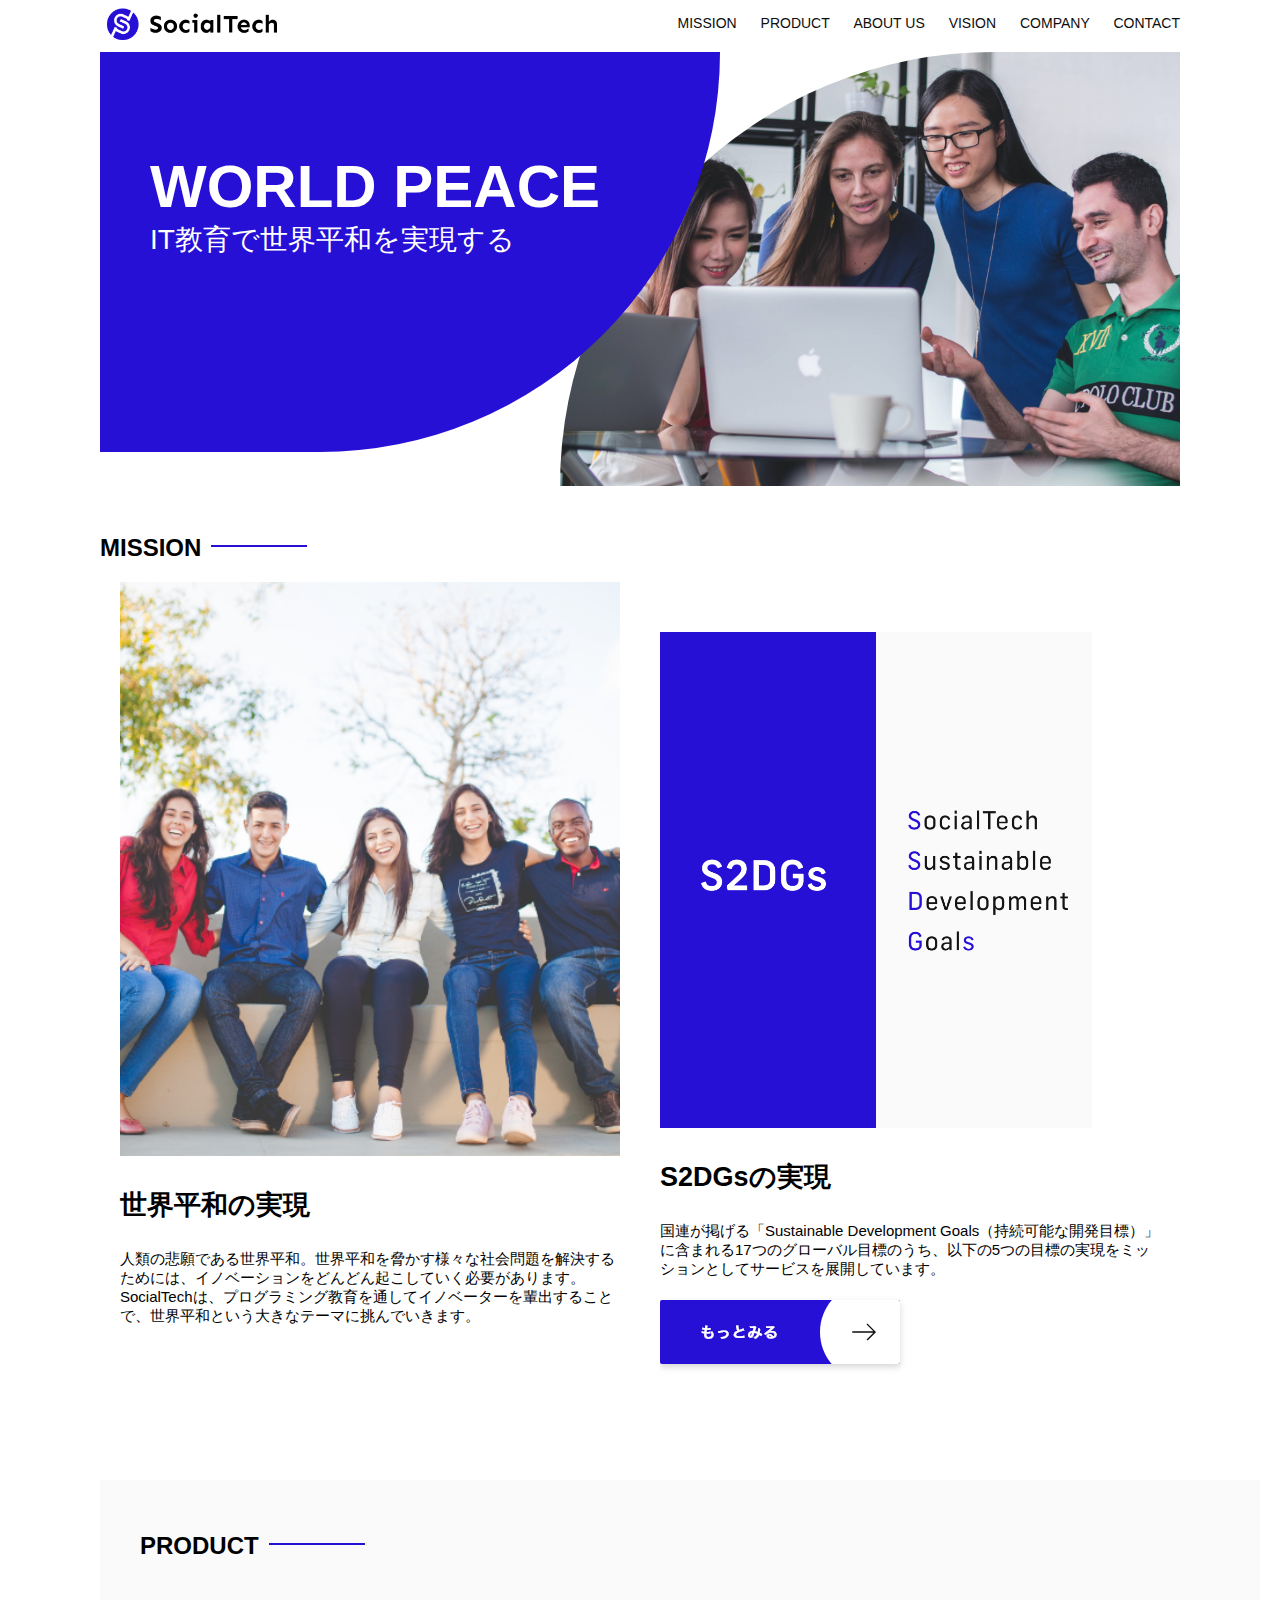
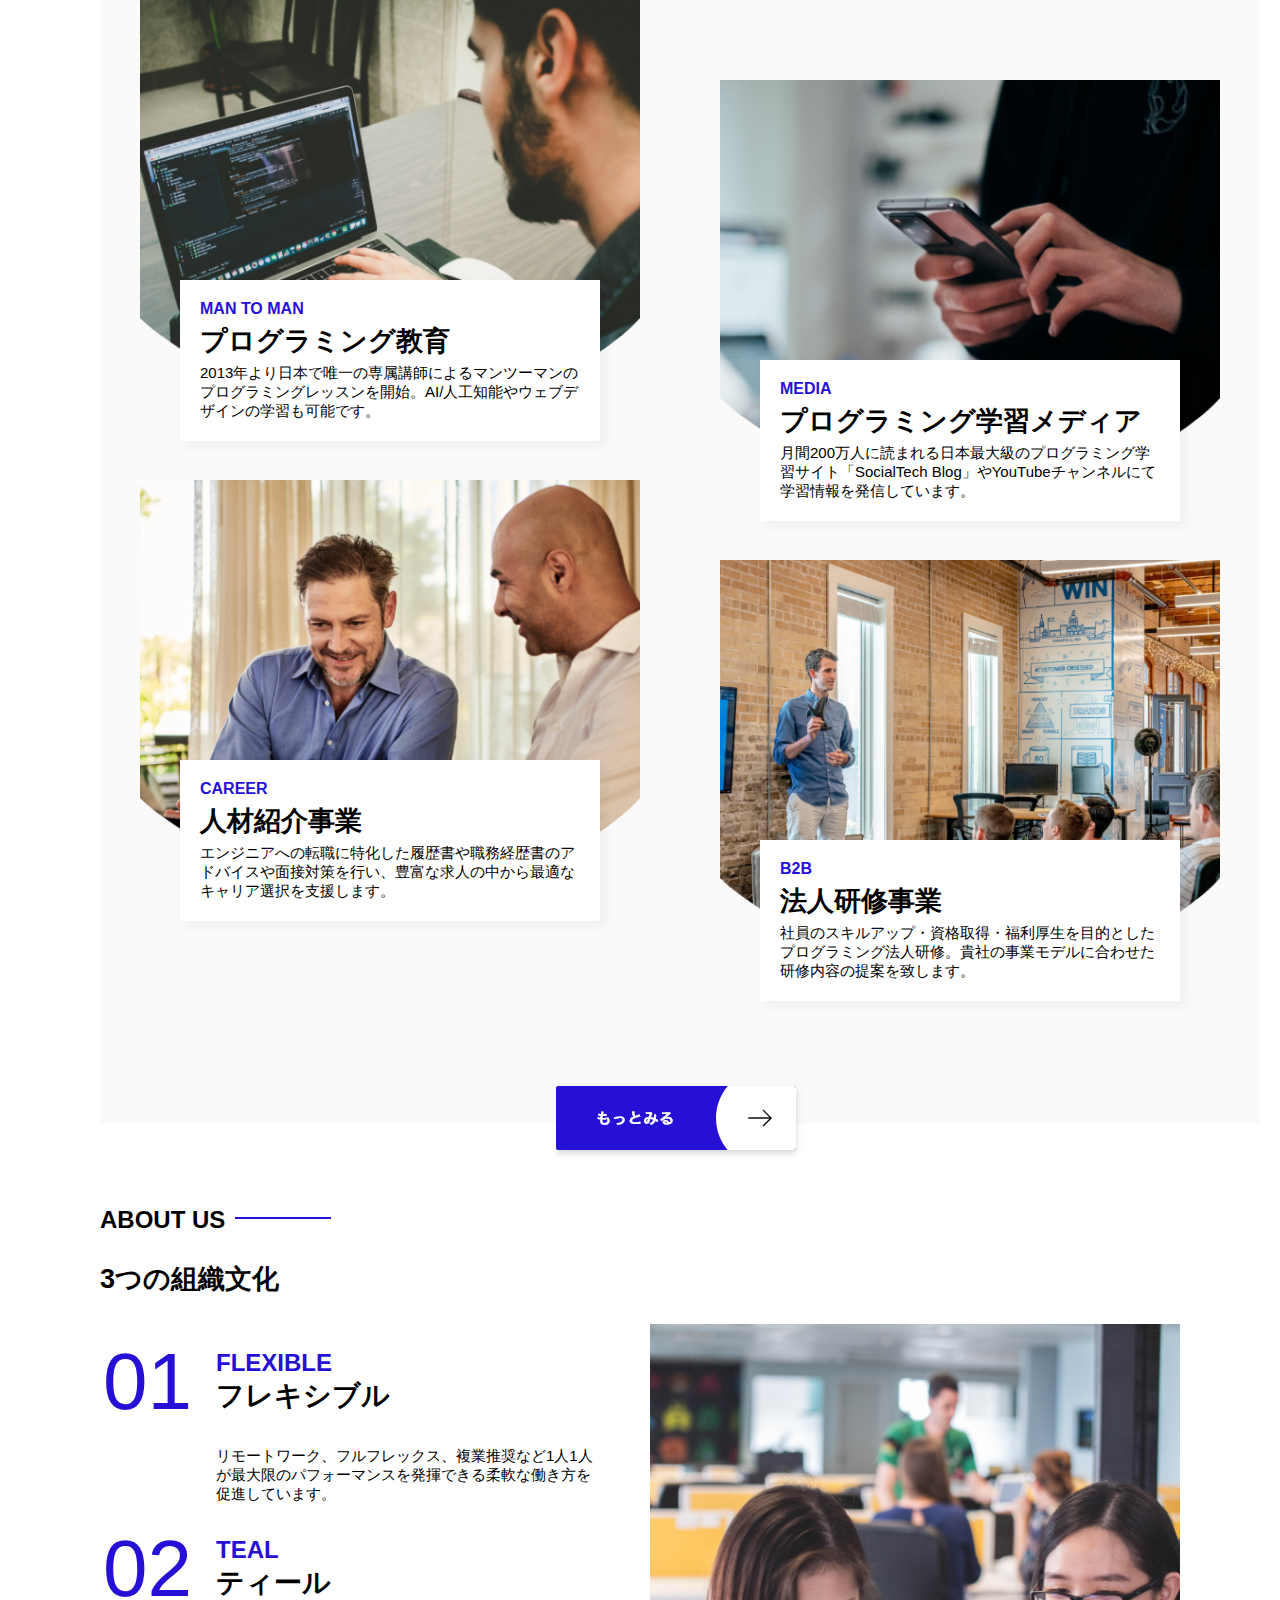
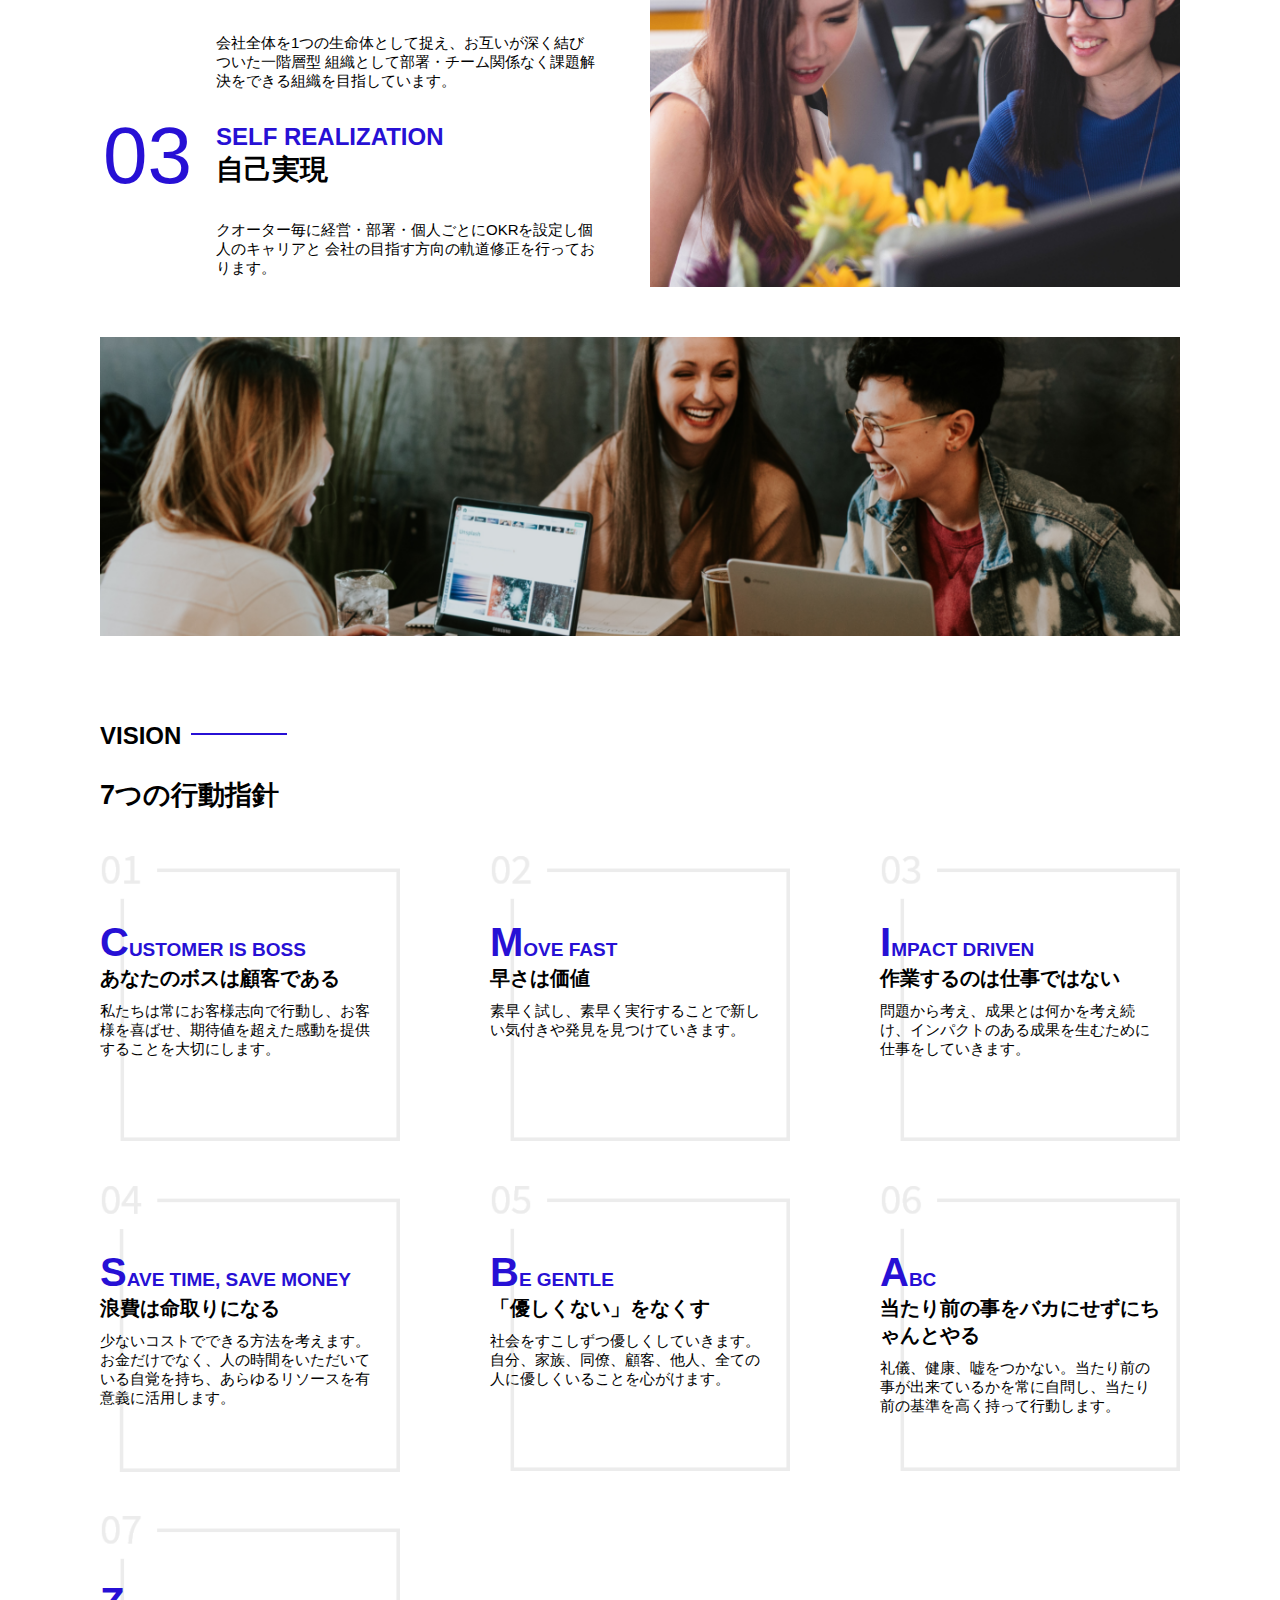
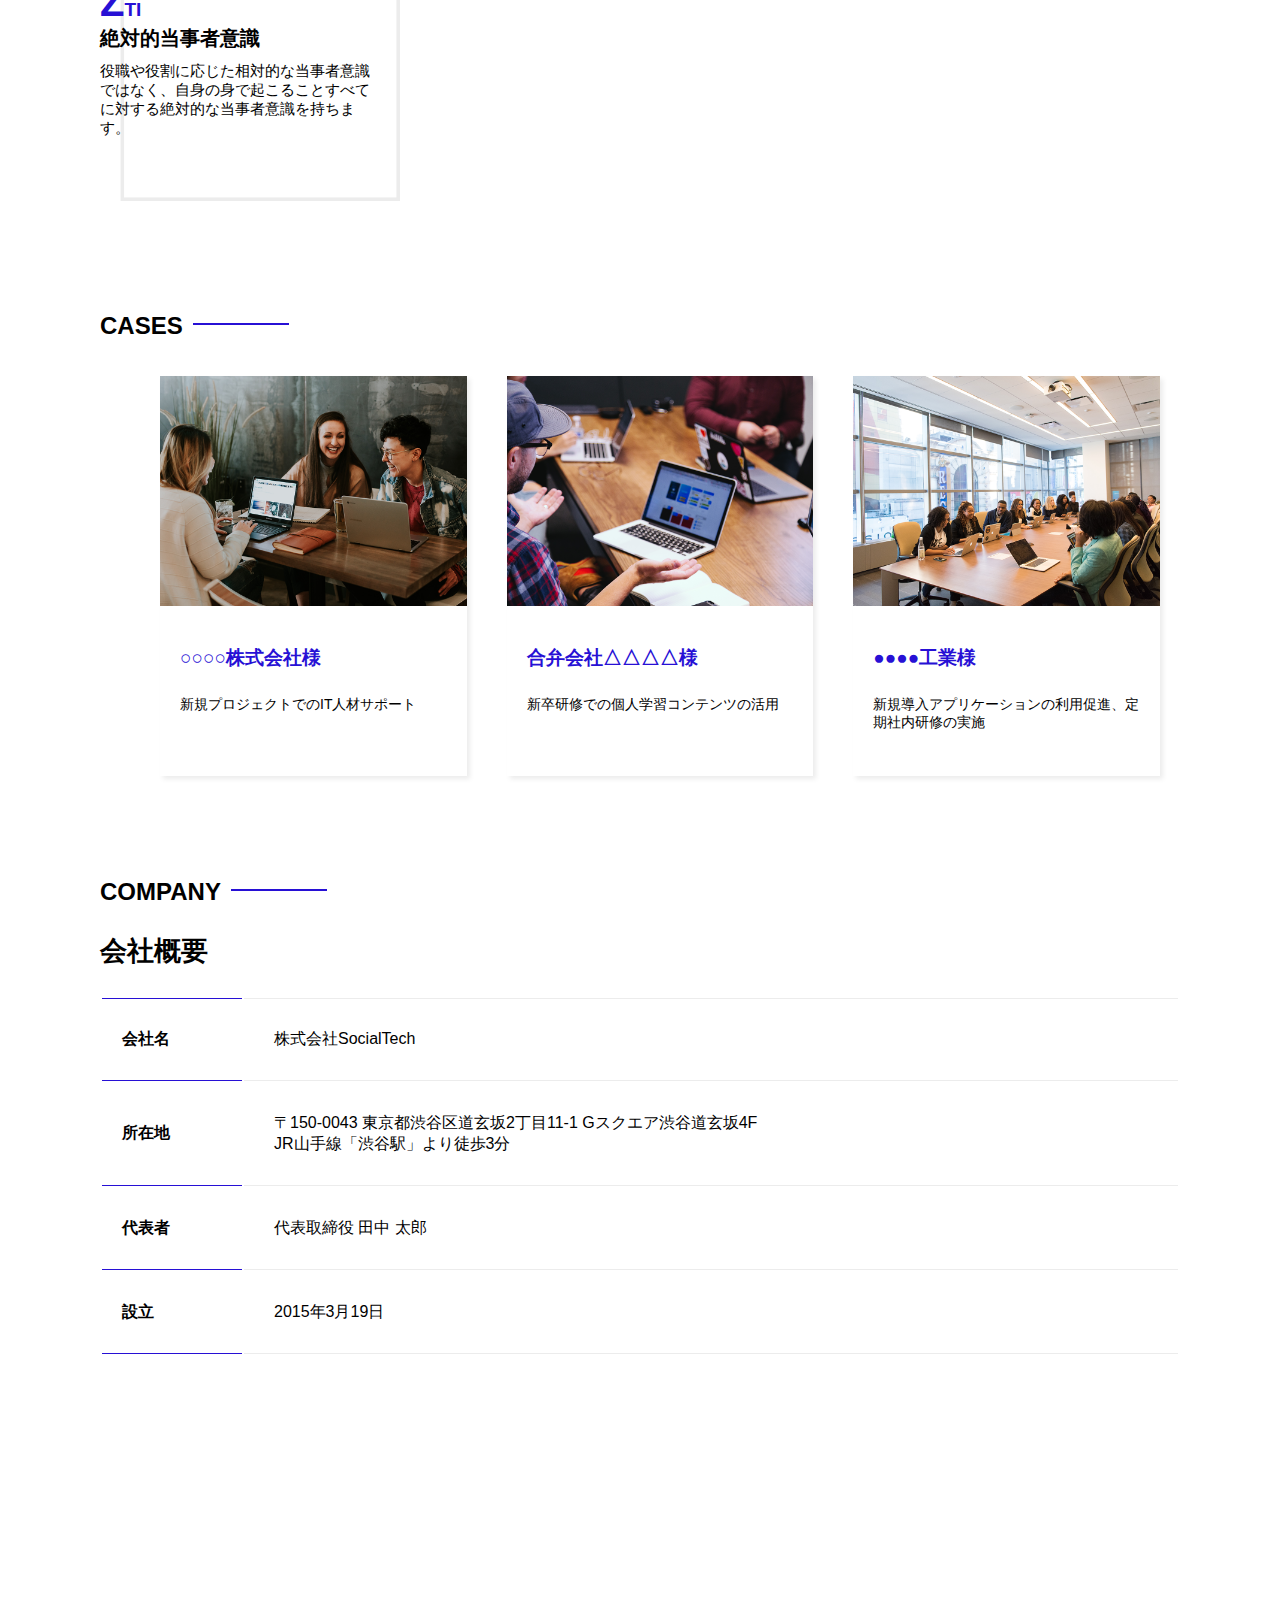
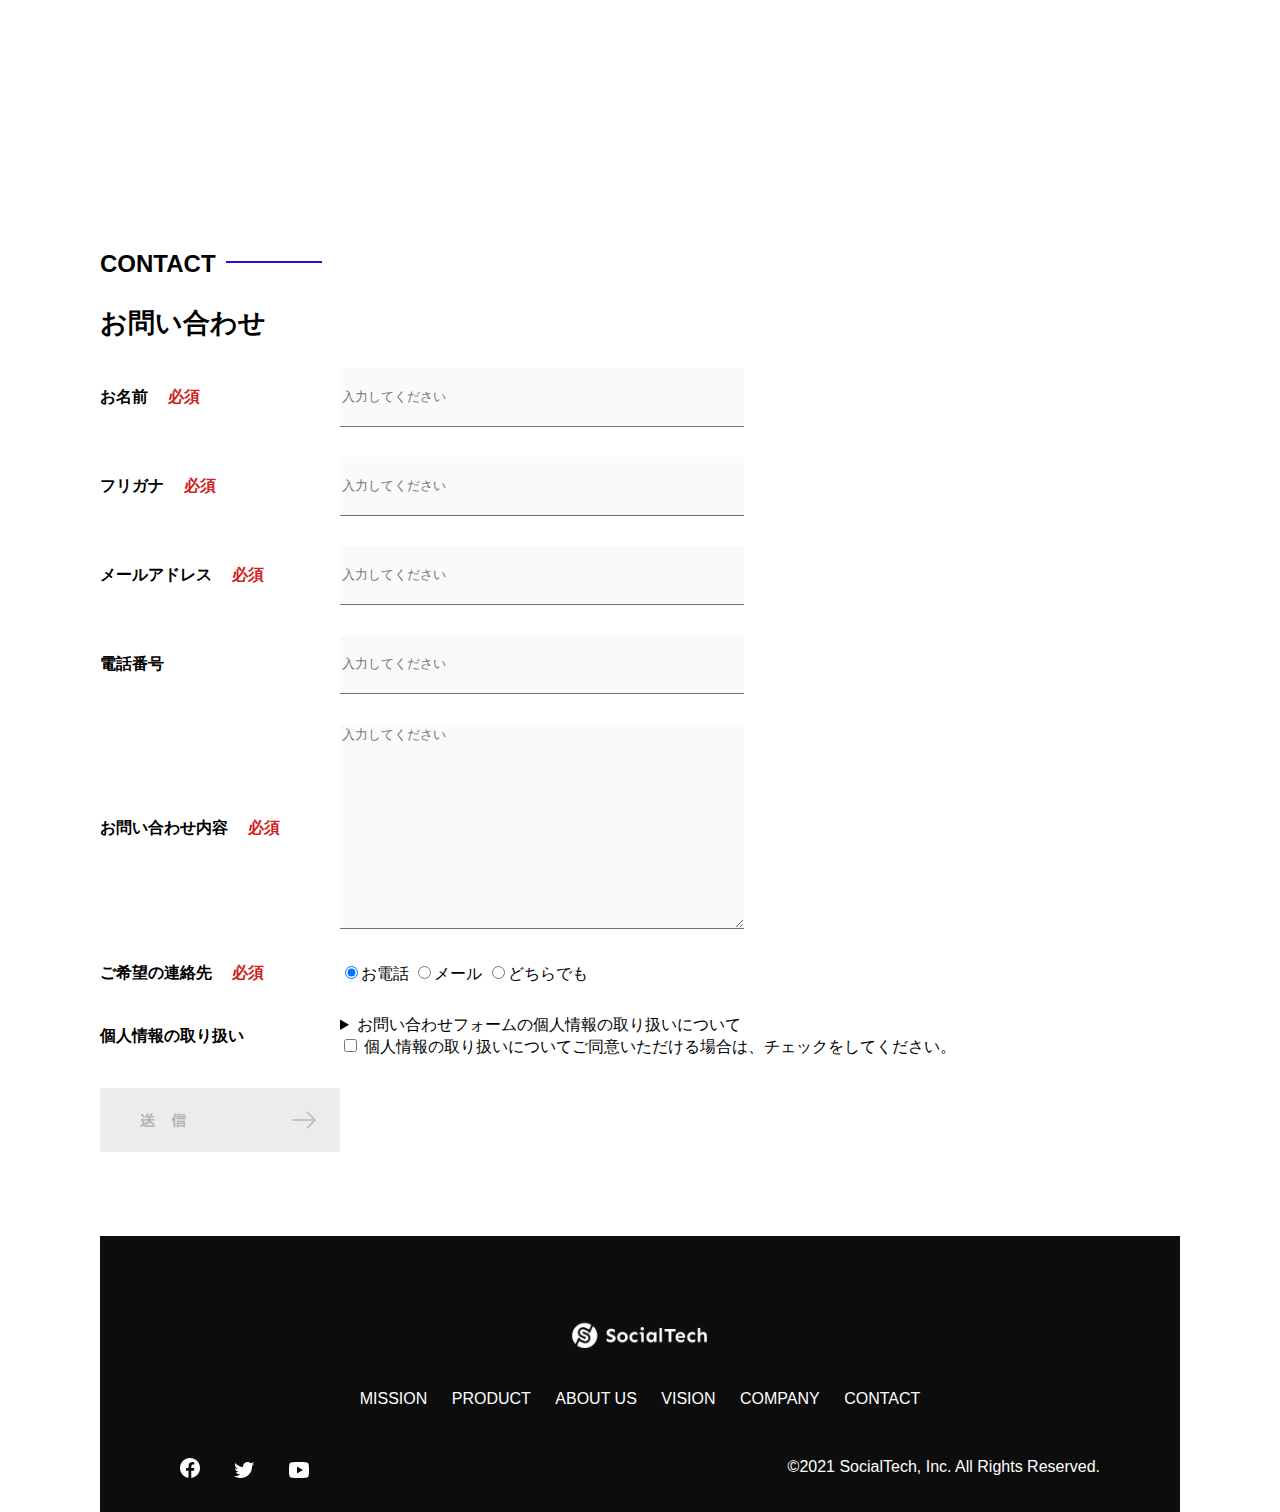
<file: kadai_012/index.html>
<!DOCTYPE html>
<html>
  <head>
    <title>SocialTech</title>
    <meta charset="UTF-8" />
    <meta
      name="description"
      content="SocialTechはEdTech業界のリーディングカンパニーを目指します。"
    />
    <meta name="viewport" content="width=device-width, initial-scale=1.0" />
    <link rel="stylesheet" href="style.css" />
  </head>
  <body>
    <!-- ヘッダー -->
    <header>
      <!-- ロゴ -->
      <a href="index.html" id="logo"
        ><img src="images/logo.png" alt="トップページに戻る"
      /></a>

      <!-- PC用ナビゲーション -->
      <nav id="nav-pc">
        <a href="mission.html">MISSION</a>
        <a href="product.html">PRODUCT</a>
        <a href="index.html#aboutus">ABOUT US</a>
        <a href="index.html#vision">VISION</a>
        <a href="index.html#company">COMPANY</a>
        <a href="index.html#contact">CONTACT</a>
      </nav>
    </header>
    <main>
      <article>
        <!-- メインビジュアル -->
        <section id="main-visual">
          <div id="main-message">
            <h1>WORLD PEACE</h1>
            <p>IT教育で世界平和を実現する</p>
          </div>
          <img
            src="images/index/index-main.png"
            alt="PCの周りに集まる多国籍の仲間たち"
          />
        </section>
        <!--ミッション-->
        <section id="mission">
          <h2 class="index-h2">MISSION</h2>
          <div id="mission-flex">
            <div>
              <img
                id="mission-photo"
                src="images/index/index-mission.png"
                alt="屋外のベンチで写真を撮影する多国籍の仲間たち"
              />
              <h3>世界平和の実現</h3>
              <p>
                人類の悲願である世界平和。世界平和を脅かす様々な社会問題を解決するためには、イノベーションをどんどん起こしていく必要があります。SocialTechは、プログラミング教育を通してイノベーターを輩出することで、世界平和という大きなテーマに挑んでいきます。
              </p>
            </div>
            <div>
              <img id="s2dgs" src="images/index/s2dgs.png" alt="S2DGs" />
              <h3>S2DGsの実現</h3>
              <p>
                国連が掲げる「Sustainable Development
                Goals（持続可能な開発目標）」に含まれる17つのグローバル目標のうち、以下の5つの目標の実現をミッションとしてサービスを展開しています。
              </p>
              <a href="mission.html">
                <img src="images/button-more.png" alt="もっとみる" />
              </a>
            </div>
          </div>
        </section>
        <!-- プロダクト -->
        <section id="product">
          <h2 class="index-h2">PRODUCT</h2>
          <div>
            <div id="product-left">
              <div>
                <img
                  class="product-photo"
                  src="images/index/index-mantoman.png"
                  alt="PCでコードを書く男性"
                />
                <div class="product-explain">
                  <span>MAN TO MAN</span>
                  <h3>プログラミング教育</h3>
                  <p>
                    2013年より日本で唯一の専属講師によるマンツーマンのプログラミングレッスンを開始。AI/人工知能やウェブデザインの学習も可能です。
                  </p>
                </div>
              </div>
              <div>
                <img
                  class="product-photo"
                  src="images/index/index-career.png"
                  alt="笑顔で話し合う2人の男性"
                />
                <div class="product-explain">
                  <span>CAREER</span>
                  <h3>人材紹介事業</h3>
                  <p>
                    エンジニアへの転職に特化した履歴書や職務経歴書のアドバイスや面接対策を行い、豊富な求人の中から最適なキャリア選択を支援します。
                  </p>
                </div>
              </div>
            </div>
            <div id="product-right">
              <div>
                <img
                  class="product-photo"
                  src="images/index/index-media.png"
                  alt="スマートフォンを操作する人"
                />
                <div class="product-explain">
                  <span>MEDIA</span>
                  <h3>プログラミング学習メディア</h3>
                  <p>
                    月間200万人に読まれる日本最大級のプログラミング学習サイト「SocialTech
                    Blog」やYouTubeチャンネルにて学習情報を発信しています。
                  </p>
                </div>
              </div>
              <div>
                <img
                  class="product-photo"
                  src="images/index/index-b2b.png"
                  alt="講演中の男性とそれを聴く人々"
                />
                <div class="product-explain">
                  <span>B2B</span>
                  <h3>法人研修事業</h3>
                  <p>
                    社員のスキルアップ・資格取得・福利厚生を目的としたプログラミング法人研修。貴社の事業モデルに合わせた研修内容の提案を致します。
                  </p>
                </div>
              </div>
            </div>
          </div>
          <div>
            <a id="product-more" href="product.html">
              <img src="images/button-more.png" alt="もっとみる" />
            </a>
          </div>
        </section>
        <!---ABOUT US-->
        <section id="aboutus">
          <h2 class="index-h2">ABOUT US</h2>
          <h3>3つの組織文化</h3>
          <div>
            <table class="culture-table">
              <tr>
                <td>
                  <span class="culture-num">01</span>
                </td>
                <td>
                  <span class="culture-en">FLEXIBLE</span>
                  <span class="culture-jp">フレキシブル</span>
                </td>
              </tr>
              <tr>
                <td>
                  <!--空のセル-->
                </td>
                <td>
                  <p class="culture-description">
                    リモートワーク、フルフレックス、複業推奨など1人1人が最大限のパフォーマンスを発揮できる柔軟な働き方を促進しています。
                  </p>
                </td>
              </tr>
              <tr>
                <td>
                  <span class="culture-num">02</span>
                </td>
                <td>
                  <span class="culture-en">TEAL</span>
                  <span class="culture-jp">ティール</span>
                </td>
              </tr>
              <tr>
                <td>
                  <!--空のセル-->
                </td>
                <td>
                  <p class="culture-description">
                    会社全体を1つの生命体として捉え、お互いが深く結びついた一階層型
                    組織として部署・チーム関係なく課題解決をできる組織を目指しています。
                  </p>
                </td>
              </tr>
              <tr>
                <td>
                  <span class="culture-num">03</span>
                </td>
                <td>
                  <span class="culture-en">SELF REALIZATION</span>
                  <span class="culture-jp">自己実現</span>
                </td>
              </tr>
              <tr>
                <td>
                  <!--空のセル-->
                </td>
                <td>
                  <p class="culture-description">
                    クオーター毎に経営・部署・個人ごとにOKRを設定し個人のキャリアと
                    会社の目指す方向の軌道修正を行っております。
                  </p>
                </td>
              </tr>
            </table>
            <img
              class="culture-img"
              src="images/index/index-aboutus1.png"
              alt="笑顔で話し合う2人の女性"
            />
          </div>
          <img
            class="culture-img2"
            src="images/index/index-aboutus2.png"
            alt="笑顔で話し合う3人の男女"
          />
        </section>
        <!-- VISION -->
        <section id="vision">
          <h2 class="index-h2">VISION</h2>
          <h3>7つの行動指針</h3>
          <div>
            <div class="vision-box">
              <img src="images/index/vision-01.png" alt="01" />
              <span>
                <h4>CUSTOMER IS BOSS</h4>
                <h5>あなたのボスは顧客である</h5>
                <p>
                  私たちは常にお客様志向で行動し、お客様を喜ばせ、期待値を超えた感動を提供することを大切にします。
                </p>
              </span>
            </div>
            <div class="vision-box">
              <img src="images/index/vision-02.png" alt="02" />
              <span>
                <h4>MOVE FAST</h4>
                <h5>早さは価値</h5>
                <p>
                  素早く試し、素早く実行することで新しい気付きや発見を見つけていきます。
                </p>
              </span>
            </div>
            <div class="vision-box">
              <img src="images/index/vision-03.png" alt="03" />
              <span>
                <h4>IMPACT DRIVEN</h4>
                <h5>作業するのは仕事ではない</h5>
                <p>
                  問題から考え、成果とは何かを考え続け、インパクトのある成果を生むために仕事をしていきます。
                </p>
              </span>
            </div>
            <div class="vision-box">
              <img src="images/index/vision-04.png" alt="04" />
              <span>
                <h4>SAVE TIME, SAVE MONEY</h4>
                <h5>浪費は命取りになる</h5>
                <p>
                  少ないコストでできる方法を考えます。お金だけでなく、人の時間をいただいている自覚を持ち、あらゆるリソースを有意義に活用します。
                </p>
              </span>
            </div>
            <div class="vision-box">
              <img src="images/index/vision-05.png" alt="05" />
              <span>
                <h4>BE GENTLE</h4>
                <h5>「優しくない」をなくす</h5>
                <p>
                  社会をすこしずつ優しくしていきます。自分、家族、同僚、顧客、他人、全ての人に優しくいることを心がけます。
                </p>
              </span>
            </div>
            <div class="vision-box">
              <img src="images/index/vision-06.png" alt="06" />
              <span>
                <h4>ABC</h4>
                <h5>当たり前の事をバカにせずにちゃんとやる</h5>
                <p>
                  礼儀、健康、嘘をつかない。当たり前の事が出来ているかを常に自問し、当たり前の基準を高く持って行動します。
                </p>
              </span>
            </div>
            <div class="vision-box">
              <img src="images/index/vision-07.png" alt="07" />
              <span>
                <h4>ZTI</h4>
                <h5>絶対的当事者意識</h5>
                <p>
                  役職や役割に応じた相対的な当事者意識ではなく、自身の身で起こることすべてに対する絶対的な当事者意識を持ちます。
                </p>
              </span>
            </div>
          </div>
        </section>
        <!-- CASES -->
        <section id="cases">
          <h2 class="index-h2">CASES</h2>
          <ul>
            <li class="case-card">
              <img class="case-img" src="images/index/case-1.png" alt="仲良く語り合う3人">
              <div class="case-info">
                <h4 class="case-name">○○○○株式会社様</h4>
                <p class="case-content">新規プロジェクトでのIT人材サポート</p>
              </div>
            </li>
            <li class="case-card">
              <img class="case-img" src="images/index/case-2.png" alt="PCでコンテンツを見る">
              <div class="case-info">
                <h4 class="case-name">合弁会社△△△△様</h4>
                <p class="case-content">新卒研修での個人学習コンテンツの活用</p>
              </div>
            </li>
            <li class="case-card">
              <img class="case-img" src="images/index/case-3.png" alt="社内研修中の会議">
              <div class="case-info">
                <h4 class="case-name">●●●●工業様</h4>
                <p class="case-content">新規導入アプリケーションの利用促進、定期社内研修の実施</p>
              </div>
            </li>
          </ul>
        </section>
        <!-- COMPANY -->
        <section id="company">
          <h2 class="index-h2">COMPANY</h2>
          <h3>会社概要</h3>
          <table id="company-table">
            <tr>
              <th class="tableheader-first">会社名</th>
              <td class="cell-first">株式会社SocialTech</td>
            </tr>
            <tr>
              <th class="tableheader">所在地</th>
              <td class="cell">
                〒150-0043 東京都渋谷区道玄坂2丁目11-1 Gスクエア渋谷道玄坂4F<br />JR山手線「渋谷駅」より徒歩3分
              </td>
            </tr>
            <tr>
              <th class="tableheader">代表者</th>
              <td class="cell">代表取締役 田中 太郎</td>
            </tr>
            <tr>
              <th class="tableheader">設立</th>
              <td class="cell">2015年3月19日</td>
            </tr>
          </table>
          <iframe
            src="https://www.google.com/maps/embed?pb=!1m18!1m12!1m3!1d3241.7759544892483!2d139.69399665123464!3d35.65789123876098!2m3!1f0!2f0!3f0!3m2!1i1024!2i768!4f13.1!3m3!1m2!1s0x60188caa0042e8d1%3A0xba130bea826a7aa2!2z44CSMTUwLTAwNDMg5p2x5Lqs6YO95riL6LC35Yy66YGT546E5Z2C77yS5LiB55uu77yR77yR4oiS77yR!5e0!3m2!1sja!2sjp!4v1636872991912!5m2!1sja!2sjp"
            style="border: 0"
            allowfullscreen=""
            loading="lazy"
          >
          </iframe>
        </section>
        <!-- お問い合わせフォーム -->
        <section id="contact">
          <h2 class="index-h2">CONTACT</h2>
          <h3>お問い合わせ</h3>
          <form>
            <div>
              <div class="contact-heading">
                <label class="contact-label"
                  >お名前<span class="contact-span">必須</span></label
                >
              </div>
              <div class="contact-form">
                <input
                  type="text"
                  name="name"
                  placeholder="入力してください"
                  class="contact-textbox"
                />
              </div>
            </div>
            <div>
              <div class="contact-heading">
                <label class="contact-label"
                  >フリガナ<span class="contact-span">必須</span></label
                >
              </div>
              <div>
                <input
                  type="text"
                  name="hurigana"
                  placeholder="入力してください"
                  class="contact-textbox"
                />
              </div>
            </div>
            <div>
              <div class="contact-heading">
                <label class="contact-label"
                  >メールアドレス<span class="contact-span">必須</span></label
                >
              </div>
              <div>
                <input
                  type="text"
                  name="email"
                  placeholder="入力してください"
                  class="contact-textbox"
                />
              </div>
            </div>
            <div>
              <div class="contact-heading">
                <label class="contact-label">電話番号</label>
              </div>
              <div>
                <input
                  type="text"
                  name="tel"
                  placeholder="入力してください"
                  class="contact-textbox"
                />
              </div>
            </div>
            <div>
              <div class="contact-heading">
                <label class="contact-label"
                  >お問い合わせ内容<span class="contact-span">必須</span></label
                >
              </div>
              <div>
                <textarea
                  class="contact-textarea"
                  placeholder="入力してください"
                  name="message"
                ></textarea>
              </div>
            </div>
            <div>
              <div class="contact-heading">
                <label class="contact-label"
                  >ご希望の連絡先<span class="contact-span">必須</span></label
                >
              </div>
              <div>
                <input
                  class="radiobutton"
                  type="radio"
                  value="tel"
                  name="contact"
                  checked
                /><label>お電話</label>
                <input
                  class="radiobutton"
                  type="radio"
                  value="mail"
                  name="contact"
                /><label>メール</label>
                <input
                  class="radiobutton"
                  type="radio"
                  value="both"
                  name="contact"
                /><label>どちらでも</label>
              </div>
            </div>
            <div>
              <div class="contact-heading">
                <label class="contact-label">個人情報の取り扱い</label>
              </div>
              <div>
                <details>
                  <summary>
                    お問い合わせフォームの個人情報の取り扱いについて
                  </summary>
                  <div>
                    <span>１．組織の名称又は氏名</span><br />
                    株式会社SocialTech<br /><br />
                    <span
                      >２．個人情報保護管理者（若しくはその代理人）の氏名又は職名、所属及び連絡先
                      鈴木 一郎 コーポレート部</span
                    ><br />
                    メールアドレス：support@socialtech.net<br />
                    TEL：03-xxxx-xxxx<br />
                    <span>３．個人情報の利用目的</span><br />
                    ・本サービス及び本サービスに関連する情報の提供又はそれらに関する連絡のため<br />
                    ・ユーザーの本人確認のため<br />
                    ・当社サービスのご案内のため<br />
                    ・当社の商品等の広告または宣伝（電子メールによるものを含むものとします。）<br /><br />
                    <span>４．個人情報の取り扱い業務の委託</span><br />
                    個人情報の取扱業務の全部または一部を外部に業務委託する場合があります。<br />
                    その際、弊社は、個人情報を適切に保護できる管理体制を敷き実行していることを条件として<br />
                    委託先を厳選したうえで、機密保持契約を委託先と締結し、お客様の個人情報を厳密に管理させます。<br /><br />
                    <span>５．個人情報の開示等の請求</span><br />
                    お客様は、弊社に対してご自身の個人情報の開示等（利用目的の通知、開示、内容の訂正・追加・削除、利用の停止または消去、第三者への提供の停止）に関して、当社問合わせ窓口に申し出ることができます。<br />
                    その際、弊社はお客様ご本人を確認させていただいたうえで、合理的な期間内に対応いたします。<br /><br />
                    なお、個人情報に関する弊社問合わせ先は、次の通りです。<br /><br />
                    株式会社SocialTech　個人情報問合せ窓口<br />
                    〒150-0043　東京都渋谷区道玄坂2丁目11-1 Ｇスクエア渋谷道玄坂
                    4F<br />
                    メールアドレス：support@socialtech.net　TEL：03-xxxx-xxxx<br /><br />
                    <span>６．個人情報を提供されることの任意性について</span
                    ><br /><br />
                    お客様がご自身の個人情報を弊社に提供されるか否かは、お客様のご判断によりますが、もしご提供されない場合には、適切なサービスが提供できない場合がありますので予めご了承ください。
                  </div>
                </details>
                <input type="checkbox" name="agree" />
                <span
                  >個人情報の取り扱いについてご同意いただける場合は、チェックをしてください。</span
                >
              </div>
            </div>
            <input
              type="image"
              value="Submit"
              src="images/button-submit.png"
              alt="送信する"
            />
          </form>
        </section>
      </article>
      <footer>
        <div id="footer-logo">
          <img src="images/logo-sp.png" alt="SocialTech" />
        </div>
        <div id="footer-link">
          <a href="mission.html">MISSION</a>
          <a href="product.html">PRODUCT</a>
          <a href="index.html#aboutus">ABOUT US</a>
          <a href="index.html#vision">VISION</a>
          <a href="index.html#company">COMPANY</a>
          <a href="index.html#contact">CONTACT</a>
        </div>
        <div id="sns-footer">
          <a href="https://www.facebook.com/sejuku2013"
            ><img src="images/button-facebook.png" alt="Facebookのリンク"
          /></a>
          <a href="https://twitter.com/samuraijuku"
            ><img src="images/button-twitter.png" alt="Twitterのリンク"
          /></a>
          <a href="https://www.youtube.com/channel/UCCFOQO5aDK0xXam4cUQXT8g"
            ><img src="images/button-youtube.png" alt="YouTubeのリンク"
          /></a>
          <span id="copyright"
            >&copy;2021 SocialTech, Inc. All Rights Reserved.
          </span>
        </div>
      </footer>
    </main>
  </body>
</html>
</file>
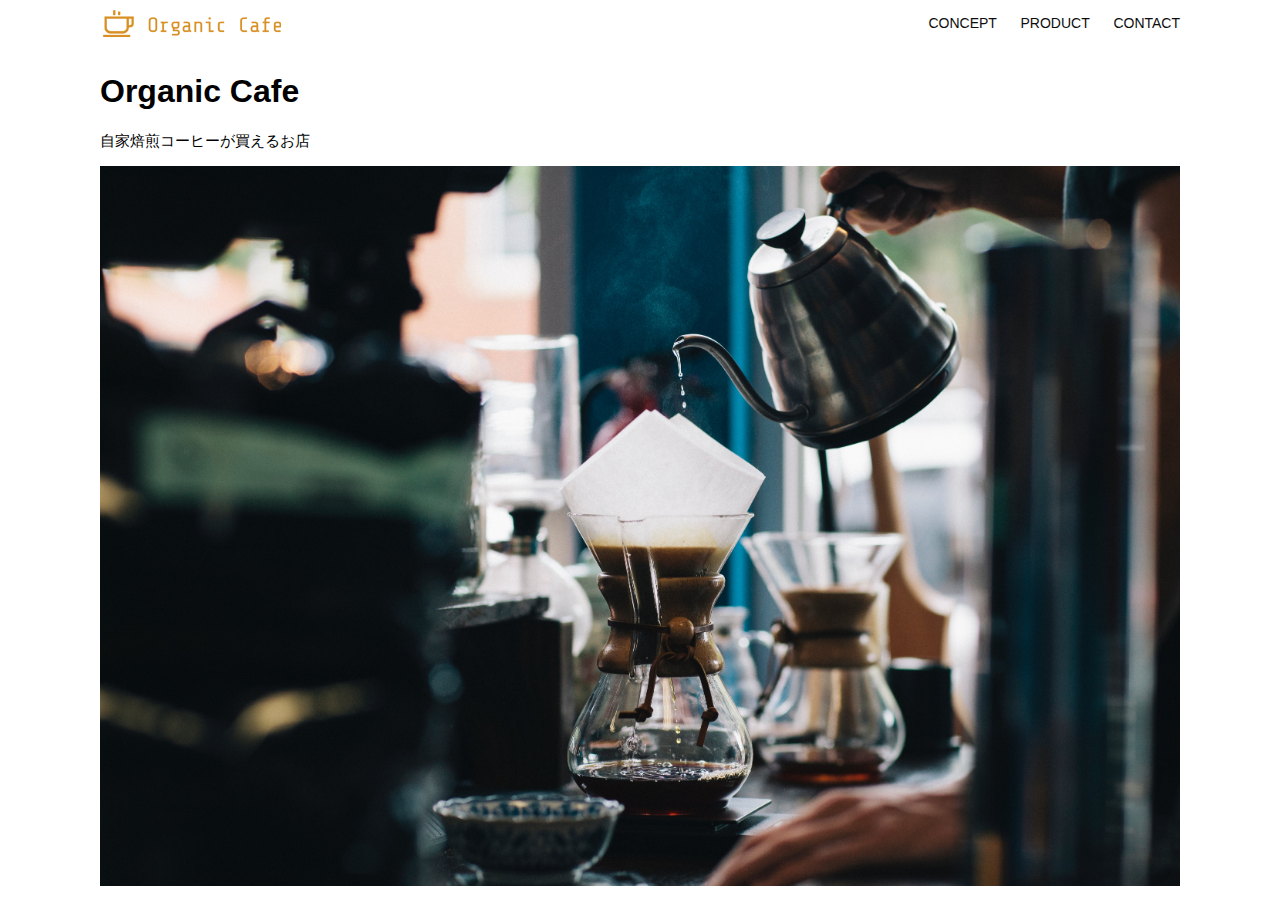
<file: kadai_013/index.html>
<!DOCTYPE html>
<html>
  <head>
    <title>Organic Cafe</title>
    <meta charset="UTF-8" />
    <meta
      name="description"
      content="自家焙煎のコーヒーがお家で楽しめるOrganic Cafe"
    />
    <meta name="viewport" content="width=device-width, initial-scale=1.0" />
    <link rel="stylesheet" href="style.css" />
  </head>
  <body>
    <!-- ヘッダー -->
    <header>
      <!-- ロゴ -->
      <a href="index.html" id="logo"
        ><img src="images/logo.png" alt="トップページに戻る"
      /></a>

      <!-- PC用ナビゲーション -->
      <nav id="nav-pc">
        <a href="index.html#concept">CONCEPT</a>
        <a href="index.html#product">PRODUCT</a>
        <a href="index.html#contact">CONTACT</a>
      </nav>

      <!-- SP用メニューボタン -->
      <img id="menu-sp" src="images/button-menu.png" alt="ナビゲーションを開く" onclick="document.getElementById('nav-sp').style.display = 'block'">

      <!-- SP用ナビゲーション -->
      <nav id="nav-sp">
        <img id="close" src="images/button-close.png" alt="ナビゲーションを閉じる" onclick="document.getElementById('nav-sp').style.display = 'none'">
        <a id="logo-sp" href="index.html" onclick="document.getElementById('nav-sp').style.display = 'none'"><img src="images/logo-sp.png" alt="トップページへ戻る"></a>
        <a class="menu" href="index.html#concept" onclick="document.getElementById('nav-sp').style.display = 'none'">CONCEPT</a>
        <a class="menu" href="index.html#product" onclick="document.getElementById('nav-sp').style.display = 'none'">PRODUCT</a>
        <a class="menu" href="index.html#contact" onclick="document.getElementById('nav-sp').style.display = 'none'">CONTACT</a>
      </nav>
    </header>
    
    <main>
      <article>
        <!-- メインビジュアル -->
        <section id="main-visual">
          <div id="main-message">
            <h1>Organic Cafe</h1>
            <p>自家焙煎コーヒーが買えるお店</p>
          </div>
          <img
            src="images/main-image.jpg"
            alt="コーヒーをハンドドリップで淹れる画像"
          />
        </section>
      </article>
    </main>
  </body>
</html>
</file>
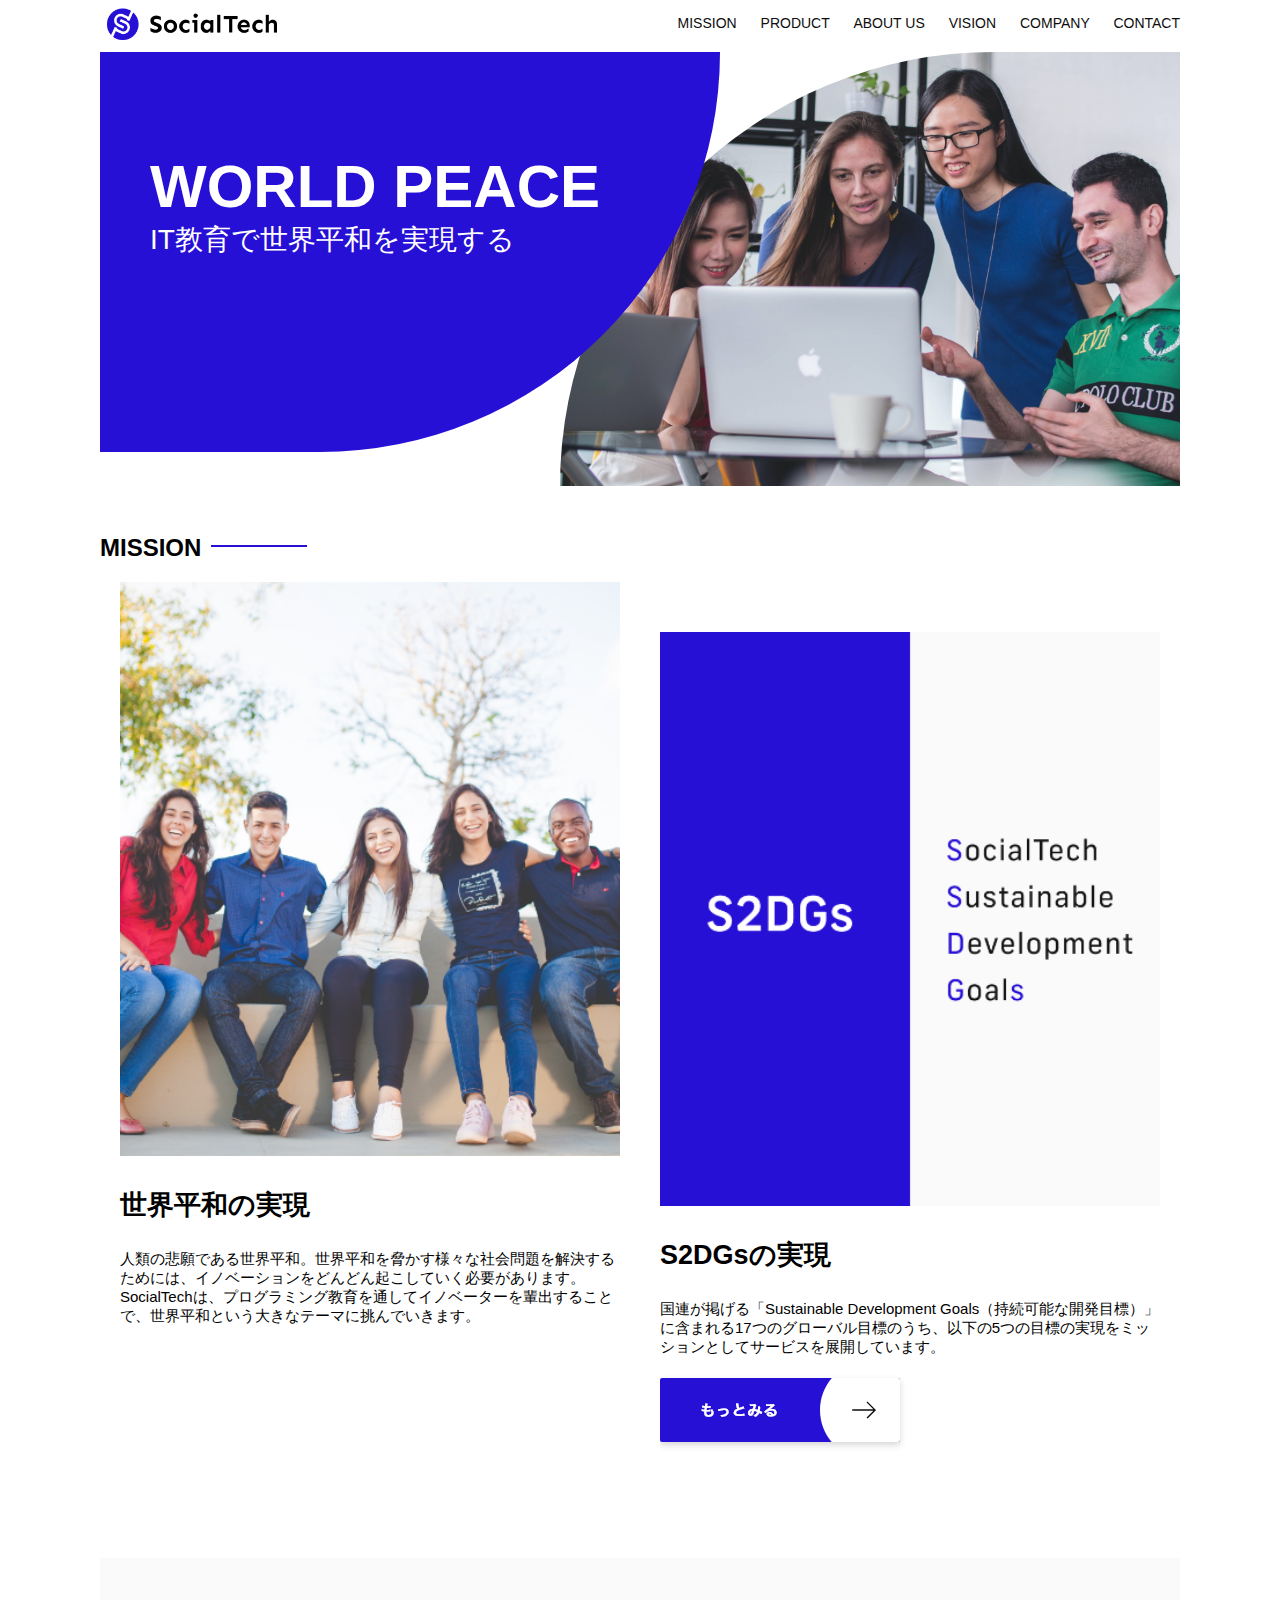
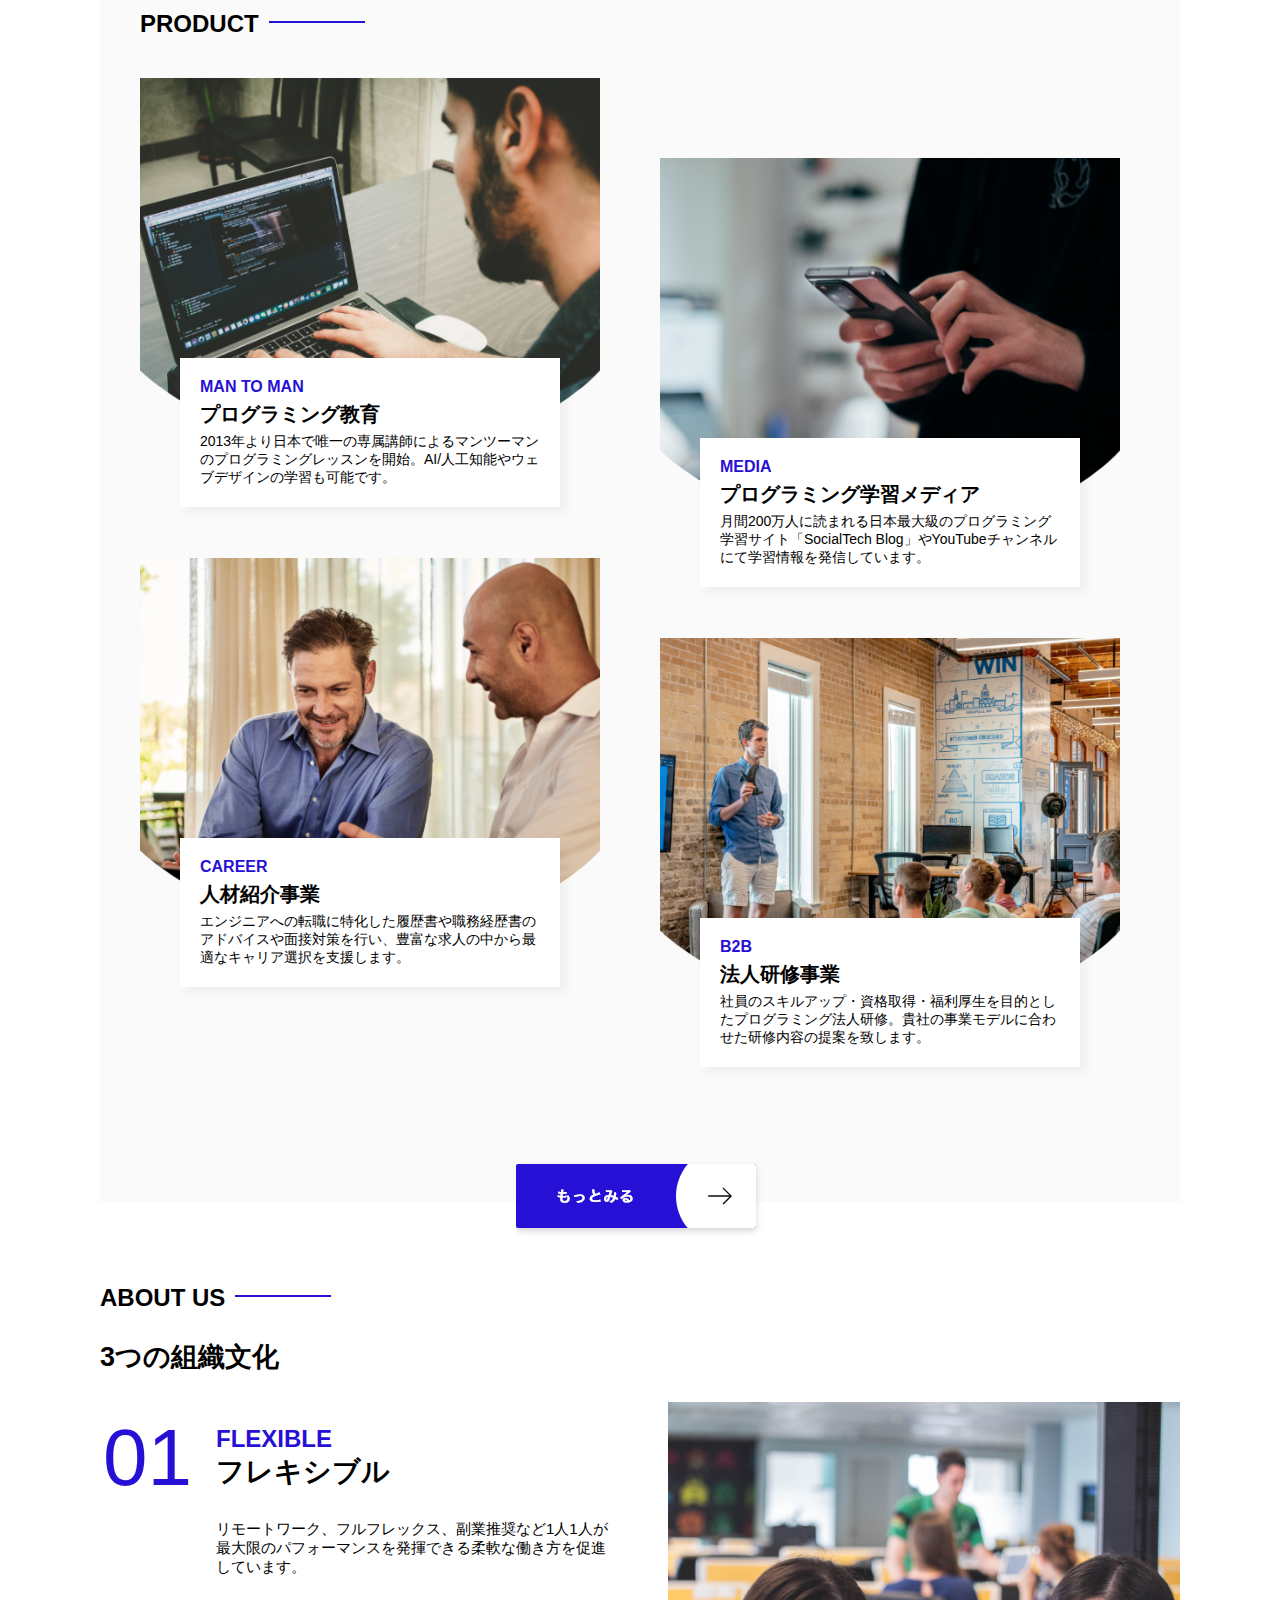
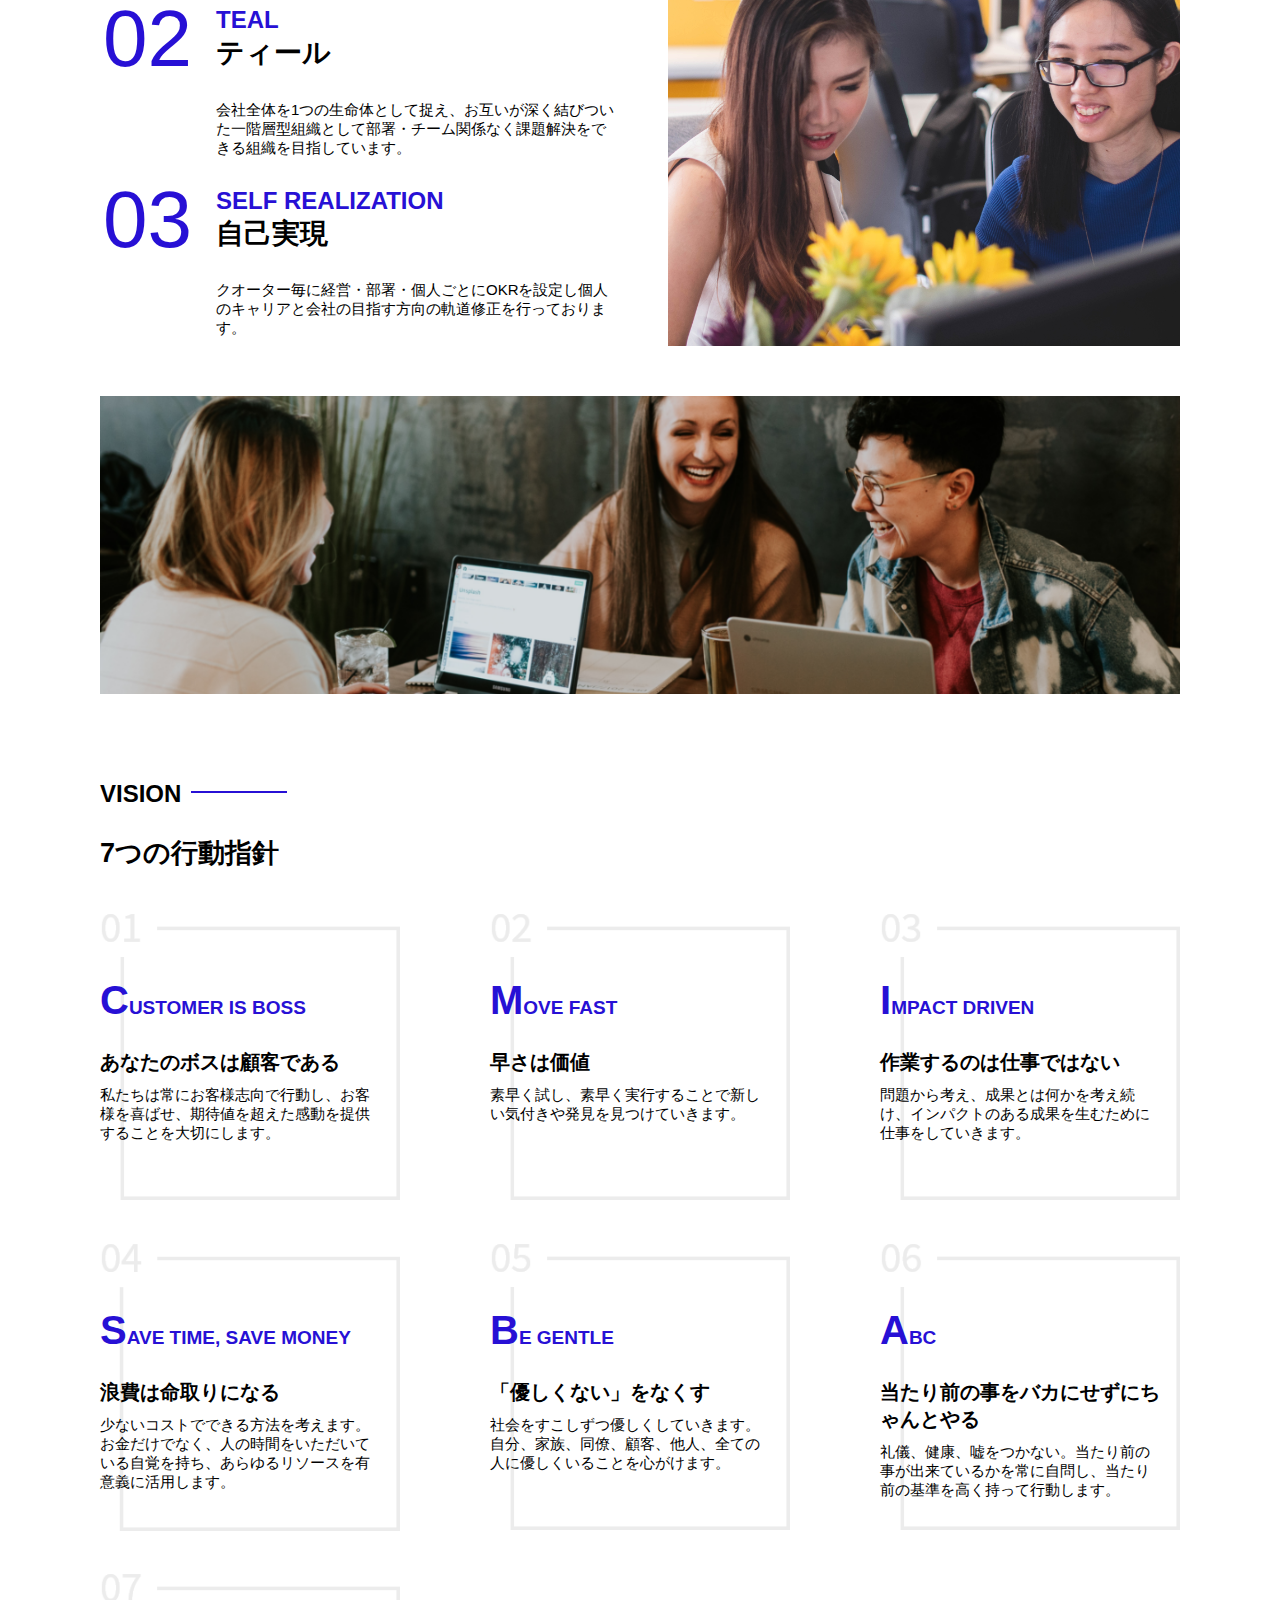
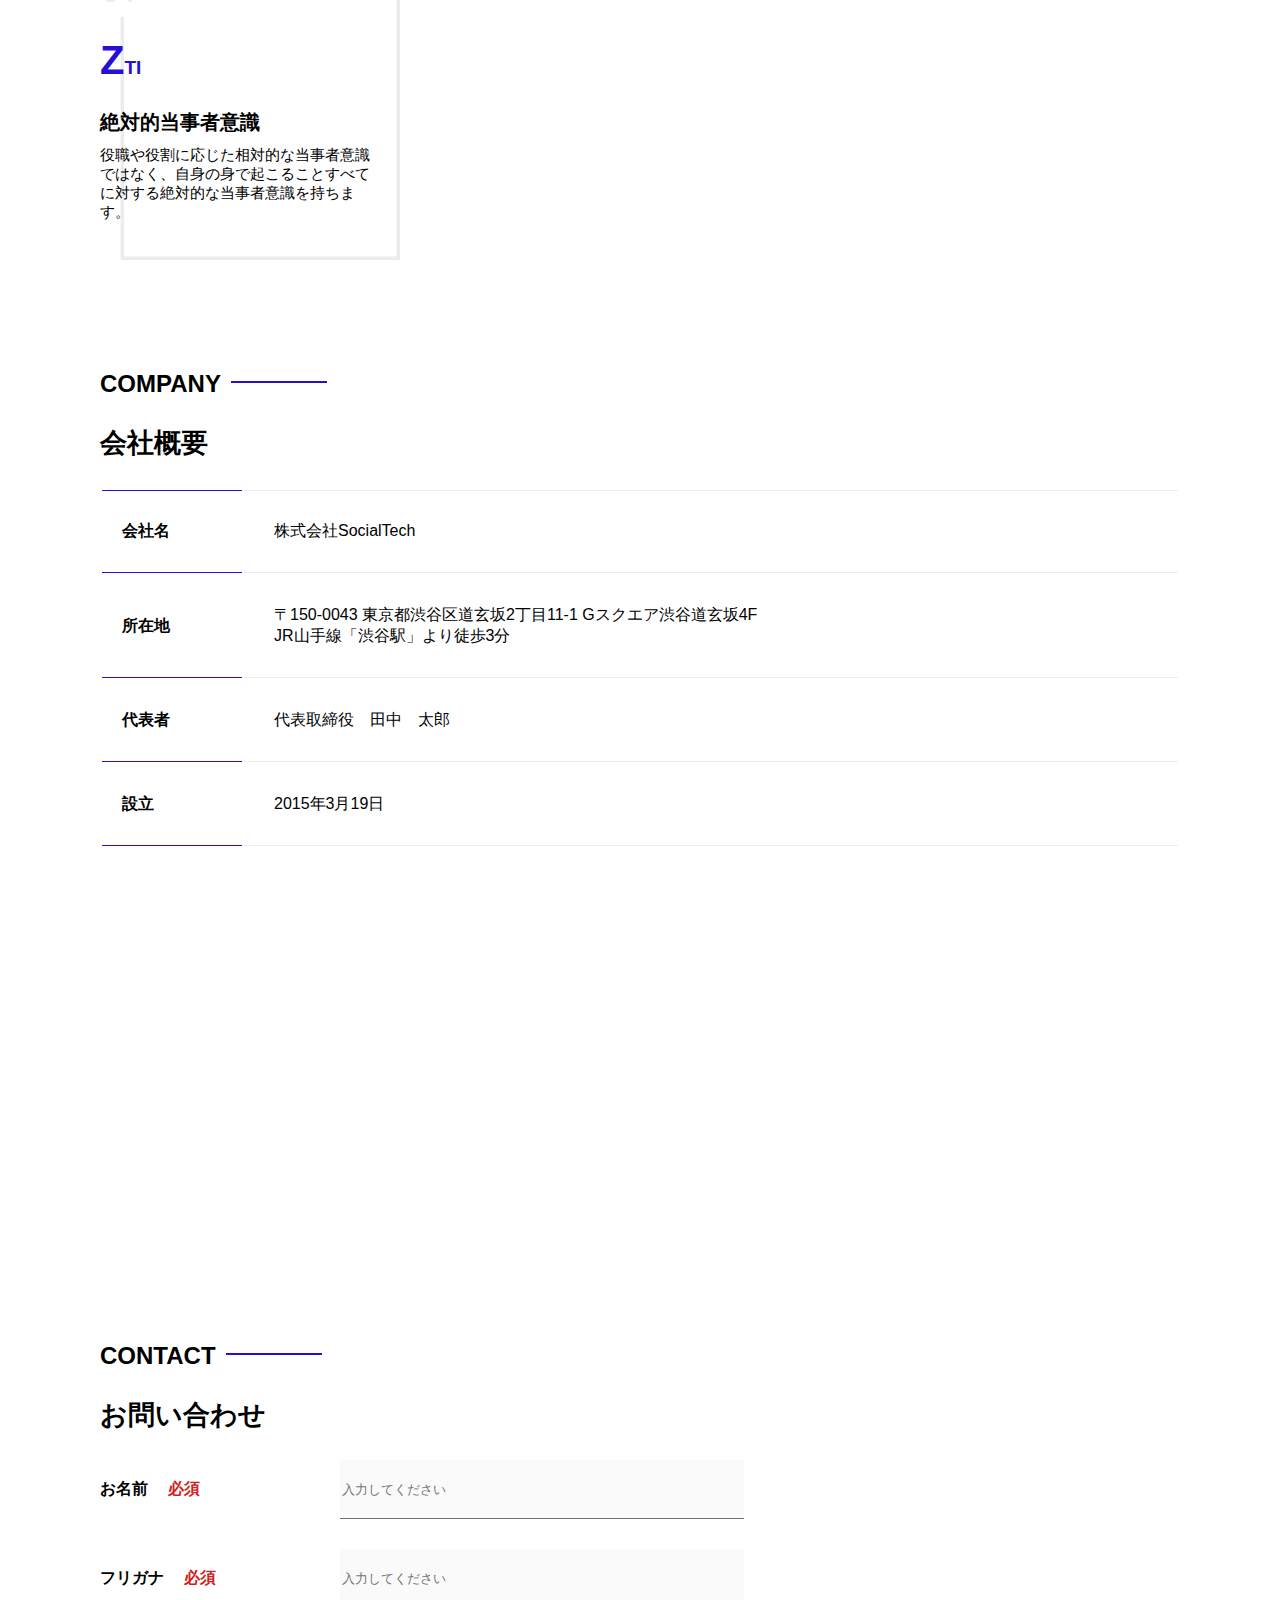
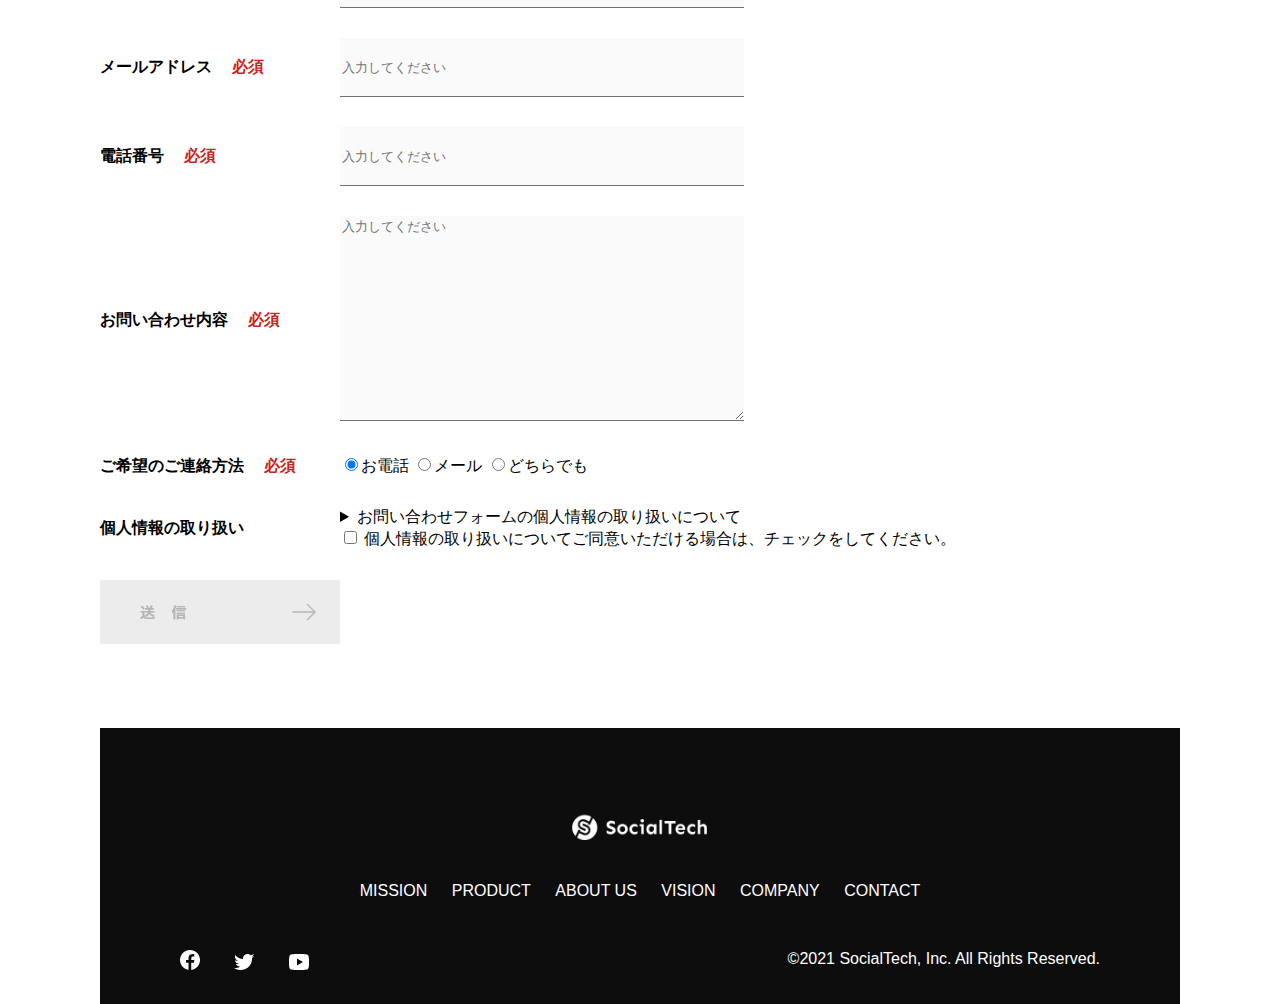
<file: kadai_tutorial_output/index.html>
<!DOCTYPE html>
<html>
    <head>
        <title>SocialTech</title>
        <meta charset="UTF-8">
        <meta name="description" content="SocialTechはEdTech業界のリーディングカンパニーを目指します。">
        <meta name="viewport" content="width=device-width, initial-scale=1.0">
        <link rel="stylesheet" href="style.css">
    </head>


    <body>
        <!-- ヘッダー -->
        <header>
            <!-- ロゴ -->
            <a href="index.html" id="logo"><img src="images/logo.png" alt="トップページに戻る"></a>

            <!-- PC用ナビゲーション -->
            <nav id="nav-pc">
                <a href="mission.html">MISSION</a>
                <a href="product.html">PRODUCT</a>
                <a href="index.html#aboutus">ABOUT US</a>
                <a href="index.html#vision">VISION</a>
                <a href="index.html#company">COMPANY</a>
                <a href="index.html#contact">CONTACT</a>
            </nav>

            <!-- スマホ用メニューボタン -->
            <img id="menu-sp" src="images/button-menu.png" alt="ナビゲーションを開く" onclick="document.getElementById('nav-sp').style.display = 'block'">

            <!-- スマホ用ナビゲーション -->
            <nav id="nav-sp">
                <img id="close" src="images/button-close.png" alt="ナビゲーションを閉じる" onclick="document.getElementById('nav-sp').style.display = 'none'">
                <a id="logo-sp" href="index.html" onclick="document.getElementById('nav-sp').style.display = 'none'"><img src="images/logo-sp.png" alt="トップページへ戻る"></a>
                <a class="menu" href="mission.html" onclick="document.getElementById('nav-sp').style.display = 'none'">MISSION</a>
                <a class="menu" href="product.html" onclick="document.getElementById('nav-sp').style.display = 'none'">PRODUCT</a>
                <a class="menu" href="index.html#aboutus" onclick="document.getElementById('nav-sp').style.display = 'none'">ABOUT US</a>
                <a class="menu" href="index.html#vision" onclick="document.getElementById('nav-sp').style.display = 'none'">VISION</a>
                <a class="menu" href="index.html#company" onclick="document.getElementById('nav-sp').style.display = 'none'">COMPANY</a>
                <a class="menu" href="index.html#contact" onclick="document.getElementById('nav-sp').style.display = 'none'">CONTACT</a>
                <div id="sns">
                    <a href="https://www.facebook.com/sejuku2013"><img src="images/button-facebook.png" alt="Facebookのリンク"></a>
                    <a href="https://twitter.com/samuraijuku"><img src="images/button-twitter.png" alt="Twitterのリンク"></a>
                    <a href="https://www.youtube.com/channel/UCCFOQO5aDK0xXam4cUQXT8g"><img src="images/button-youtube.png" alt="Youtubeのリンク"></a>
                </div>
            </nav>
        </header>

        <!-- メイン -->
        <main>
            <article>
                <!-- メインビジュアル -->
                <section id="main-visual">
                    <div id="main-message">
                        <h1>WORLD PEACE</h1>
                        <p>IT教育で世界平和を実現する</p>
                    </div>
                    <img src="images/index/index-main.png" alt="PCの周りに集まる多国籍の仲間たち">
                </section>
                <!-- ミッション -->
                <section id="mission">
                    <h2 class="index-h2">MISSION</h2>
                    <div id="mission-flex">
                        <div>
                            <img id="mission-photo" src="images/index/index-mission.png" alt="屋外のベンチで写真を撮影する多国籍の仲間たち">
                            <h3>世界平和の実現</h3>
                            <p>
                            人類の悲願である世界平和。世界平和を脅かす様々な社会問題を解決するためには、イノベーションをどんどん起こしていく必要があります。SocialTechは、プログラミング教育を通してイノベーターを輩出することで、世界平和という大きなテーマに挑んでいきます。
                            </p>
                        </div>
                        <div>
                            <img id="s2dgs" src="images/index/s2dgs.png" alt="S2DGs">
                            <h3>S2DGsの実現</h3>
                            <p>国連が掲げる「Sustainable Development Goals（持続可能な開発目標）」に含まれる17つのグローバル目標のうち、以下の5つの目標の実現をミッションとしてサービスを展開しています。</p>
                            <a href="mission.html">
                                <img src="images/button-more.png" alt="もっと見る">
                            </a>
                        </div>
                    </div>
                </section>
                <!-- プロダクト -->
                <section id="product">
                    <h2 class="index-h2">PRODUCT</h2>
                    <div>
                        <div id="product-left">
                            <div>
                                <img class="product-photo" src="images/index/index-mantoman.png" alt="PCでコードを書く男性">
                                <div class="product-explain">
                                    <span>MAN TO MAN</span>
                                    <h3>プログラミング教育</h3>
                                    <p>2013年より日本で唯一の専属講師によるマンツーマンのプログラミングレッスンを開始。AI/人工知能やウェブデザインの学習も可能です。</p>
                                </div>
                            </div>
                            <div>
                                <img class="product-photo" src="images/index/index-career.png" alt="笑顔で話し合う2人の男性">
                                <div class="product-explain">
                                    <span>CAREER</span>
                                    <h3>人材紹介事業</h3>
                                    <p>エンジニアへの転職に特化した履歴書や職務経歴書のアドバイスや面接対策を行い、豊富な求人の中から最適なキャリア選択を支援します。</p>
                                </div>
                            </div>
                        </div>
                        <div id="product-right">
                            <div>
                                <img class="product-photo" src="images/index/index-media.png" alt="スマートフォンを操作する人">
                                <div class="product-explain">
                                    <span>MEDIA</span>
                                    <h3>プログラミング学習メディア</h3>
                                    <p>月間200万人に読まれる日本最大級のプログラミング学習サイト「SocialTech Blog」やYouTubeチャンネルにて学習情報を発信しています。</p>
                                </div>
                            </div>
                            <div>
                                <img class="product-photo" src="images/index/index-b2b.png" alt="講演中の男性とそれを聴く人々">
                                <div class="product-explain">
                                    <span>B2B</span>
                                    <h3>法人研修事業</h3>
                                    <p>社員のスキルアップ・資格取得・福利厚生を目的としたプログラミング法人研修。貴社の事業モデルに合わせた研修内容の提案を致します。</p>
                                </div>
                            </div>
                        </div>
                    </div>
                    <div>
                        <a id="product-more" href="product.html">
                            <img src="images/button-more.png" alt="もっとみる">
                        </a>
                    </div>
                </section>
                <!-- ABOUT US -->
                <section id="aboutus">
                    <h2 class="index-h2">ABOUT US</h2>
                    <h3>3つの組織文化</h3>
                    <div>
                        <table class="culture-table">
                            <tr>
                                <td>
                                    <span class="culture-num">01</span>
                                </td>
                                <td>
                                    <span class="culture-en">FLEXIBLE</span>
                                    <span class="culture-jp">フレキシブル</span>
                                </td>
                            </tr>
                            <tr>
                                <td>
                                    <!-- 空のセル -->
                                </td>
                                <td>
                                    <p class="culture-description">リモートワーク、フルフレックス、副業推奨など1人1人が最大限のパフォーマンスを発揮できる柔軟な働き方を促進しています。</p>
                                </td>
                            </tr>
                            <tr>
                                <td>
                                    <span class="culture-num">02</span>
                                </td>
                                <td>
                                    <span class="culture-en">TEAL</span>
                                    <span class="culture-jp">ティール</span>
                                </td>
                            </tr>
                            <tr>
                                <td>
                                    <!-- 空 -->
                                </td>
                                <td>
                                    <p class="culture-description">会社全体を1つの生命体として捉え、お互いが深く結びついた一階層型組織として部署・チーム関係なく課題解決をできる組織を目指しています。</p>
                                </td>
                            </tr>
                            <tr>
                                <td>
                                    <span class="culture-num">03</span>
                                </td>
                                <td>
                                    <span class="culture-en">SELF REALIZATION</span>
                                    <span class="culture-jp">自己実現</span>
                                </td>
                            </tr>
                            <tr>
                                <td>
                                    <!-- 空 -->
                                </td>
                                <td>
                                    <p class="culture-description">クオーター毎に経営・部署・個人ごとにOKRを設定し個人のキャリアと会社の目指す方向の軌道修正を行っております。</p>
                                </td>
                            </tr>
                        </table>
                        <img class="culture-img" src="images/index/index-aboutus1.png" alt="笑顔で話し合う2人の女性">
                    </div>
                    <img class="culture-img2" src="images/index/index-aboutus2.png" alt="笑顔で話し合う3人の男女">
                </section>
                <!-- VISION -->
                <section id="vision">
                    <h2 class="index-h2">VISION</h2>
                    <h3>7つの行動指針</h3>
                    <div>
                        <div class="vision-box">
                            <img class="vision-img" src="images/index/vision-01.png" alt="01">
                            <span>
                                <h4>CUSTOMER IS BOSS</h4>
                                <h5>あなたのボスは顧客である</h5>
                                <p>私たちは常にお客様志向で行動し、お客様を喜ばせ、期待値を超えた感動を提供することを大切にします。</p>
                            </span>
                        </div>
                        <div class="vision-box">
                            <img class="vision-img" src="images/index/vision-02.png" alt="02">
                            <span>
                                <h4>MOVE FAST</h4>
                                <h5>早さは価値</h5>
                                <p>素早く試し、素早く実行することで新しい気付きや発見を見つけていきます。</p>
                            </span>
                        </div>
                        <div class="vision-box">
                            <img class="vision-img" src="images/index/vision-03.png" alt="03">
                            <span>
                                <h4>IMPACT DRIVEN</h4>
                                <h5>作業するのは仕事ではない</h5>
                                <p>問題から考え、成果とは何かを考え続け、インパクトのある成果を生むために仕事をしていきます。</p>
                            </span>
                        </div>
                        <div class="vision-box">
                            <img class="vision-img" src="images/index/vision-04.png" alt="04">
                            <span>
                                <h4>SAVE TIME, SAVE MONEY</h4>
                                <h5>浪費は命取りになる</h5>
                                <p>少ないコストでできる方法を考えます。お金だけでなく、人の時間をいただいている自覚を持ち、あらゆるリソースを有意義に活用します。</p>
                            </span>
                        </div>
                        <div class="vision-box">
                            <img class="vision-img" src="images/index/vision-05.png" alt="05">
                            <span>
                                <h4>BE GENTLE</h4>
                                <h5>「優しくない」をなくす</h5>
                                <p>社会をすこしずつ優しくしていきます。自分、家族、同僚、顧客、他人、全ての人に優しくいることを心がけます。</p>
                            </span>
                        </div>
                        <div class="vision-box">
                            <img class="vision-img" src="images/index/vision-06.png" alt="06">
                            <span>
                                <h4>ABC</h4>
                                <h5>当たり前の事をバカにせずにちゃんとやる</h5>
                                <p>礼儀、健康、嘘をつかない。当たり前の事が出来ているかを常に自問し、当たり前の基準を高く持って行動します。</p>
                            </span>
                        </div>
                        <div class="vision-box">
                            <img class="vision-img" src="images/index/vision-07.png" alt="07">
                            <span>
                                <h4>ZTI</h4>
                                <h5>絶対的当事者意識</h5>
                                <p>役職や役割に応じた相対的な当事者意識ではなく、自身の身で起こることすべてに対する絶対的な当事者意識を持ちます。</p>
                            </span>
                        </div>
                    </div>
                </section>
                <!-- COMPANY -->
                <section id="company">
                    <h2 class="index-h2">COMPANY</h2>
                    <h3>会社概要</h3>
                    <table id="company-table">
                        <tr>
                            <th class="tableheader-first">会社名</th>
                            <td class="cell-first">株式会社SocialTech</td>
                        </tr>
                        <tr>
                            <th class="tableheader">所在地</th>
                            <td class="cell">〒150-0043 東京都渋谷区道玄坂2丁目11-1 Gスクエア渋谷道玄坂4F<br>JR山手線「渋谷駅」より徒歩3分</td>
                        </tr>
                        <tr>
                            <th class="tableheader">代表者</th>
                            <td class="cell">代表取締役　田中　太郎</td>
                        </tr>
                        <tr>
                            <th class="tableheader">設立</th>
                            <td class="cell">2015年3月19日</td>
                        </tr>
                    </table>
                    <iframe src="https://www.google.com/maps/embed?pb=!1m18!1m12!1m3!1d3241.7769980534013!2d139.69358950985838!3d35.657865531145404!2m3!1f0!2f0!3f0!3m2!1i1024!2i768!4f13.1!3m3!1m2!1s0x60188b55ffeaaaab%3A0x552bb81dbe5fefb7!2z44CSMTUwLTAwNDMg5p2x5Lqs6YO95riL6LC35Yy66YGT546E5Z2C77yS5LiB55uu77yR77yR4oiS77yR77yR!5e0!3m2!1sja!2sjp!4v1692363333509!5m2!1sja!2sjp" width="600" height="450" style="border:0;" allowfullscreen="" loading="lazy" referrerpolicy="no-referrer-when-downgrade"></iframe>
                </section>
                <!-- 問い合わせ -->
                <section id="contact">
                    <h2 class="index-h2">CONTACT</h2>
                    <h3>お問い合わせ</h3>
                    <form action="https://api.staticforms.xyz/submit" method="post">
                        <input type="text" name="honeypot" style="display:none">
                        <input type="hidden" name="accessKey" value="ae04ebc6-6c3f-49cb-80f4-9ff976cc2998">
                        <input type="hidden" name="subject" value="お問い合わせフォーム" />
                        <input type="hidden" name="replyTo" value="k.dogwood0423@gmail.com">
                        <input type="hidden" name="redirectTo" value="">
                        <div>
                            <div class="contact-heading">
                                <label class="contact-label">お名前<span class="contact-span">必須</span></label>
                            </div>
                            <div>
                                <input type="text" name="name" placeholder="入力してください" class="contact-textbox">
                            </div>
                        </div>
                        <div>
                            <div class="contact-heading">
                                <label class="contact-label">フリガナ<span class="contact-span">必須</span></label>
                            </div>
                            <div>
                                <input type="text" name="hurigana" placeholder="入力してください" class="contact-textbox">
                            </div>
                        </div>
                        <div>
                            <div class="contact-heading">
                                <label class="contact-label">メールアドレス<span class="contact-span">必須</span></label>
                            </div>
                            <div>
                                <input type="text" name="email" placeholder="入力してください" class="contact-textbox">
                            </div>
                        </div>
                        <div>
                            <div class="contact-heading">
                                <label class="contact-label">電話番号<span class="contact-span">必須</span></label>
                            </div>
                            <div>
                                <input type="text" name="tel" placeholder="入力してください" class="contact-textbox">
                            </div>
                        </div>
                        <div>
                            <div class="contact-heading">
                                <label class="contact-label">お問い合わせ内容<span class="contact-span">必須</span></label>
                            </div>
                            <div>
                                <textarea class="contact-textarea" placeholder="入力してください" name="message"></textarea>
                            </div>
                        </div>
                        <div>
                            <div class="contact-heading">
                                <label class="contact-label">ご希望のご連絡方法<span class="contact-span">必須</span></label>
                            </div>
                            <div>
                                <input class="radiobutton" type="radio" value="tel" name="contact" checked><label>お電話</label>
                                <input class="radiobutton" type="radio" value="email" name="contact"><label>メール</label>
                                <input class="radiobutton" type="radio" value="both" name="contact"><label>どちらでも</label>
                            </div>
                        </div>
                        <div>
                            <div class="contact-heading">
                                <label class="contact-label">個人情報の取り扱い</label>
                            </div>
                            <div>
                                <details>
                                    <summary>お問い合わせフォームの個人情報の取り扱いについて</summary>
                                    <div>
                                        <span>１．組織の名称又は氏名</span><br>
                                        株式会社SocialTech<br><br>
                                        <span>２．個人情報保護管理者（若しくはその代理人）の氏名又は職名、所属及び連絡先
                                          鈴木 一郎 コーポレート部</span><br>
                                        メールアドレス：support@socialtech.net<br>
                                        TEL：03-xxxx-xxxx<br>
                                        <span>３．個人情報の利用目的</span><br>
                                        ・本サービス及び本サービスに関連する情報の提供又はそれらに関する連絡のため<br>
                                        ・ユーザーの本人確認のため<br>
                                        ・当社サービスのご案内のため<br>
                                        ・当社の商品等の広告または宣伝（電子メールによるものを含むものとします。）<br><br>
                                        <span>４．個人情報の取り扱い業務の委託</span><br>
                                        個人情報の取扱業務の全部または一部を外部に業務委託する場合があります。<br>
                                        その際、弊社は、個人情報を適切に保護できる管理体制を敷き実行していることを条件として<br>
                                        委託先を厳選したうえで、機密保持契約を委託先と締結し、お客様の個人情報を厳密に管理させます。<br><br>
                                        <span>５．個人情報の開示等の請求</span><br>
                                        お客様は、弊社に対してご自身の個人情報の開示等（利用目的の通知、開示、内容の訂正・追加・削除、利用の停止または消去、第三者への提供の停止）に関して、当社問合わせ窓口に申し出ることができます。<br>
                                        その際、弊社はお客様ご本人を確認させていただいたうえで、合理的な期間内に対応いたします。<br><br>
                                        なお、個人情報に関する弊社問合わせ先は、次の通りです。<br><br>
                                        株式会社SocialTech　個人情報問合せ窓口<br>
                                        〒150-0043　東京都渋谷区道玄坂2丁目11-1 Ｇスクエア渋谷道玄坂 4F<br>
                                        メールアドレス：support@socialtech.net　TEL：03-xxxx-xxxx<br><br>
                                        <span>６．個人情報を提供されることの任意性について</span><br><br>
                                        お客様がご自身の個人情報を弊社に提供されるか否かは、お客様のご判断によりますが、もしご提供されない場合には、適切なサービスが提供できない場合がありますので予めご了承ください。
                                      </div>
                                </details>
                                <input type="checkbox" name="agree">
                                <span>個人情報の取り扱いについてご同意いただける場合は、チェックをしてください。</span>
                            </div>
                        </div>
                        <input type="image" src="images/button-submit.png" alt="保存する">
                    </form>
                </section>
            </article>
            <footer>
                <div id="footer-logo">
                    <img src="images/logo-sp.png" alt="SocialTech">
                </div>
                <div id="footer-link">
                    <a href="mission.html">MISSION</a>
                    <a href="product.html">PRODUCT</a>
                    <a href="index.html#aboutus">ABOUT US</a>
                    <a href="index.html#vision">VISION</a>
                    <a href="index.html#company">COMPANY</a>
                    <a href="index.html#contact">CONTACT</a>    
                </div>
                <div id="sns-footer">
                    <a href="https://www.facebook.com/sejuku2013"><img src="images/button-facebook.png" alt="Facebookのリンク"></a>
                    <a href="https://twitter.com/samuraijuku"><img src="images/button-twitter.png" alt="Twitterのリンク"></a>
                    <a href="https://www.youtube.com/channel/UCCFOQO5aDK0xXam4cUQXT8g"><img src="images/button-youtube.png" alt="Youtubeのリンク"></a>
                    <span id="copyright">&copy;2021 SocialTech, Inc. All Rights Reserved.</span>
                </div>
            </footer>
        </main>
    </body>
</html>
</file>
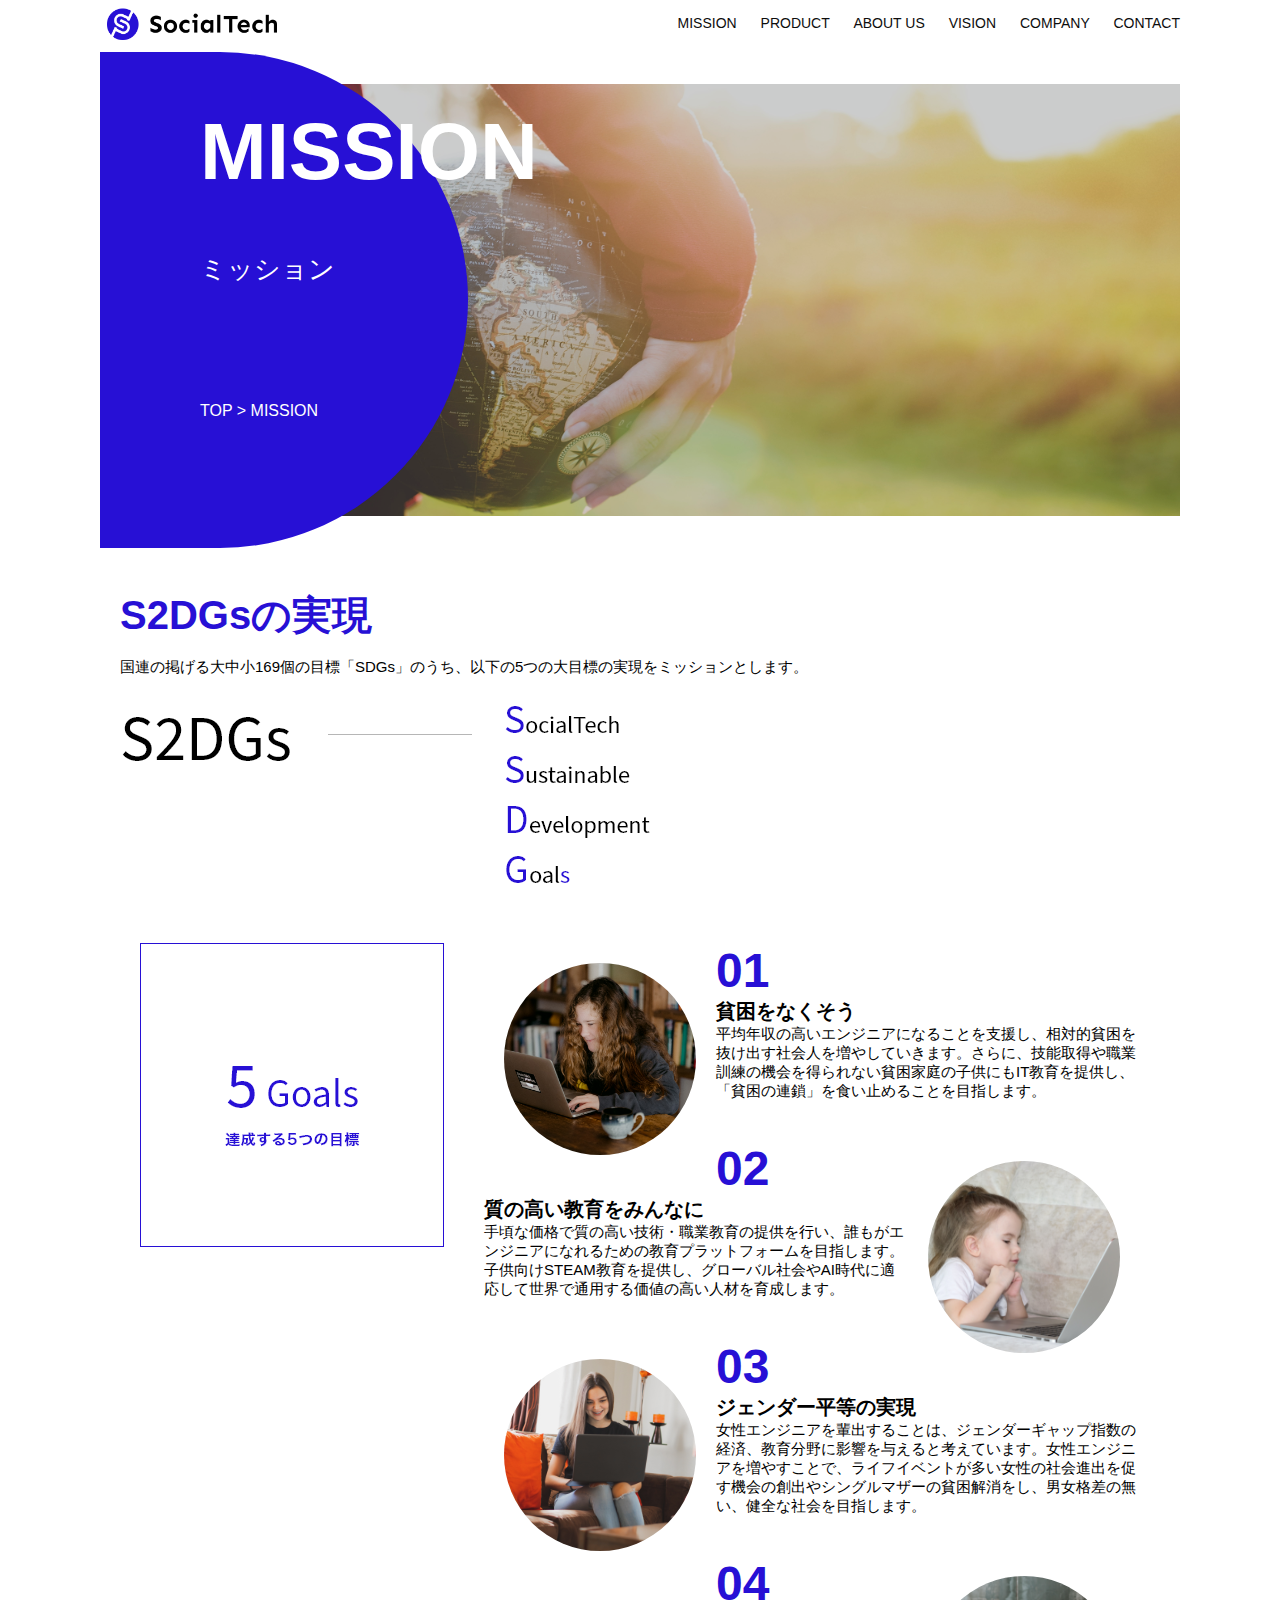
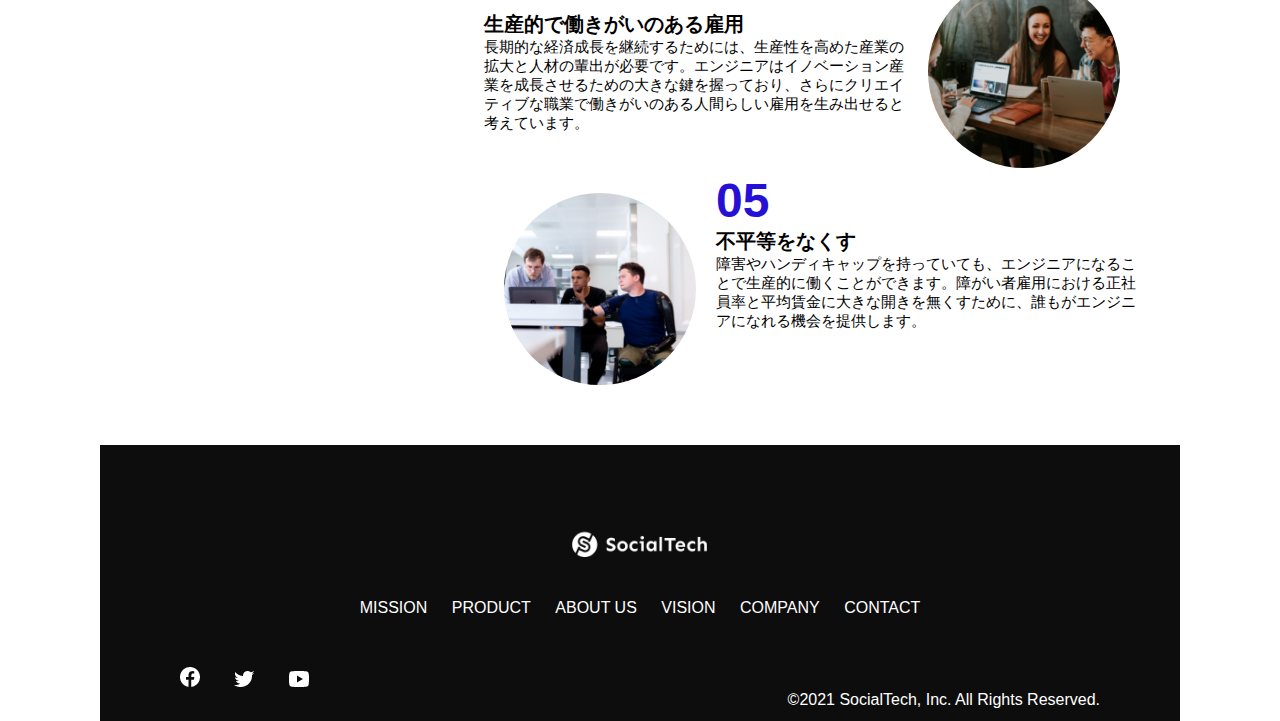
<file: kadai_tutorial_output/mission.html>
<!DOCTYPE html>
<html>
    <head>
        <title>SocialTech - MISSION ミッション -</title>
        <meta charset="utf-8">
        <meta name="description" content="SocialTechが目指す5つの目標（S2DGs）を紹介します">
        <meta name="viewport" content="width=device-width, initial-scale=1.0">
        <link rel="stylesheet" href="style.css">
    </head>

    <body>
        <!-- ヘッダー -->
        <header>
            <!-- ロゴ -->
            <a href="index.html" id="logo"><img src="images/logo.png" alt="トップページに戻る"></a>

            <!-- PC用ナビゲーション -->
            <nav id="nav-pc">
                <a href="mission.html">MISSION</a>
                <a href="product.html">PRODUCT</a>
                <a href="index.html#aboutus">ABOUT US</a>
                <a href="index.html#vision">VISION</a>
                <a href="index.html#company">COMPANY</a>
                <a href="index.html#contact">CONTACT</a>
            </nav>

            <!-- スマホ用メニューボタン -->
            <img id="menu-sp" src="images/button-menu.png" alt="ナビゲーションを開く" onclick="document.getElementById('nav-sp').style.display='block'">

            <!-- スマホ用ナビゲーション -->
            <nav id="nav-sp">
                <img id="close" src="images/button-close.png" alt="ナビゲーションを閉じる" onclick="document.getElementById('nav-sp').style.display = 'none'">
                <a id="logo-sp" href="index.html" onclick="document.getElementById('nav-sp').style.display = 'none'">
                    <img src="images/logo-sp.png" alt="トップページに戻る"></a>
                <a class="menu" href="mission.html" onclick="document.getElementById('nav-sp').style.display = 'none'">MISSION</a>
                <a class="menu" href="product.html" onclick="document.getElementById('nav-sp').style.display = 'none'">PRODUCT</a>
                <a class="menu" href="index.html#aboutus" onclick="document.getElementById('nav-sp').style.display = 'none'">ABOUT US</a>
                <a class="menu" href="index.html#vision" onclick="document.getElementById('nav-sp').style.display = 'none'">VISION</a>
                <a class="menu" href="index.html#company" onclick="document.getElementById('nav-sp').style.display = 'none'">COMPANY</a>
                <a class="menu" href="index.html#contact" onclick="document.getElementById('nav-sp').style.display = 'none'">CONTACT</a>
                <div id="sns">
                    <a href="https://www.facebook.com/sejuku2013"><img src="images/button-facebook.png" alt="Facebookのリンク"></a>
                    <a href="https://twitter.com/samuraijuku"><img src="images/button-twitter.png" alt="Twitterのリンク"></a>
                    <a href="https://www.youtube.com/channel/UCCFOQO5aDK0xXam4cUQXT8g"><img src="images/button-youtube.png" alt="Youtubeのリンク"></a>
                </div>
            </nav>
        </header>

        <main>
        <article>
            <section id="mission-main">
                <div id="mission-title">
                    <h1>MISSION</h1>
                    <span>ミッション</span>
                    <div>TOP > MISSION</div>
                </div>
            </section>
            <section id="mission-s2dgs">
                <h2 class="mission-h2">S2DGsの実現</h2>
                <p>国連の掲げる大中小169個の目標「SDGs」のうち、以下の5つの大目標の実現をミッションとします。</p>
                <img src="images/mission/mission-s2dgs.png" alt="S2DGs">
            </section>
            <section id="mission-5goals">
                <div>
                    <img id="s2dgs-image" src="images/mission/mission-5goals.png" alt="5Goals">
                </div>

                <div>
                <div>
                    <img class="fivegoals-image-left" src="images/mission/mission-5goals01.png" alt="PCを操作する女の子">
                    <span class="fivegoals-number">01</span>
                    <h3 class="fivegoals-h3">貧困をなくそう</h3>
                    <p class="fivegoals-p">平均年収の高いエンジニアになることを支援し、相対的貧困を抜け出す社会人を増やしていきます。さらに、技能取得や職業訓練の機会を得られない貧困家庭の子供にもIT教育を提供し、「貧困の連鎖」を食い止めることを目指します。</p>
                </div>

                <div>
                    <img class="fivegoals-image-right" src="images/mission/mission-5goals02.png" alt="PCを見つめる小さい女の子">
                    <span class="fivegoals-number">02</span>
                    <h3 class="fivegoals-h3">質の高い教育をみんなに</h3>
                    <p class="fivegoals-p">手頃な価格で質の高い技術・職業教育の提供を行い、誰もがエンジニアになれるための教育プラットフォームを目指します。子供向けSTEAM教育を提供し、グローバル社会やAI時代に適応して世界で通用する価値の高い人材を育成します。</p>
                </div>

                <div>
                    <img class="fivegoals-image-left" src="images/mission/mission-5goals03.png" alt="PCを操作する女性">
                    <span class="fivegoals-number">03</span>
                    <h3 class="fivegoals-h3">ジェンダー平等の実現</h3>
                    <p class="fivegoals-p">女性エンジニアを輩出することは、ジェンダーギャップ指数の経済、教育分野に影響を与えると考えています。女性エンジニアを増やすことで、ライフイベントが多い女性の社会進出を促す機会の創出やシングルマザーの貧困解消をし、男女格差の無い、健全な社会を目指します。</p>
                </div>

                <div>
                    <img class="fivegoals-image-right" src="images/mission/mission-5goals04.png" alt="笑顔で話し合う3人の男女">
                    <span class="fivegoals-number">04</span>
                    <h3 class="fivegoals-h3">生産的で働きがいのある雇用</h3>
                    <p class="fivegoals-p">長期的な経済成長を継続するためには、生産性を高めた産業の拡大と人材の輩出が必要です。エンジニアはイノベーション産業を成長させるための大きな鍵を握っており、さらにクリエイティブな職業で働きがいのある人間らしい雇用を生み出せると考えています。</p>
                </div>

                <div>
                    <img class="fivegoals-image-left" src="images/mission/mission-5goals05.png" alt="障害を持つ男性が生き生きと働く様子">
                    <span class="fivegoals-number">05</span>
                    <h3 class="fivegoals-h3">不平等をなくす</h3>
                    <p class="fivegoals-p">障害やハンディキャップを持っていても、エンジニアになることで生産的に働くことができます。障がい者雇用における正社員率と平均賃金に大きな開きを無くすために、誰もがエンジニアになれる機会を提供します。</p>
                </div>
                </div>
            </section>
        </article>

        <!-- フッター -->
        <footer>
            <div id="footer-logo">
                <img src="images/logo-sp.png" alt="SocialTech">
            </div>
            <div id="footer-link">
                <a href="mission.html">MISSION</a>
                <a href="product.html">PRODUCT</a>
                <a href="index.html#aboutus">ABOUT US</a>
                <a href="index.html#vision">VISION</a>
                <a href="index.html#company">COMPANY</a>
                <a href="index.html#contact">CONTACT</a>
            </div>
            <div id="sns-footer">
                <a href="https://www.facebook.com/sejuku2013"><img src="images/button-facebook.png" alt="Facebookのリンク"></a>
                <a href="https://twitter.com/samuraijuku"><img src="images/button-twitter.png" alt="Twitterのリンク"></a>
                <a href="https://www.youtube.com/channel/UCCFOQO5aDK0xXam4cUQXT8g"><img src="images/button-youtube.png" alt="Youtubeのリンク"></a>
            </div>
            <span id="copyright">&copy;2021 SocialTech, Inc. All Rights Reserved. </span>
        </footer>
        </main>
    </body>
</html>
</file>
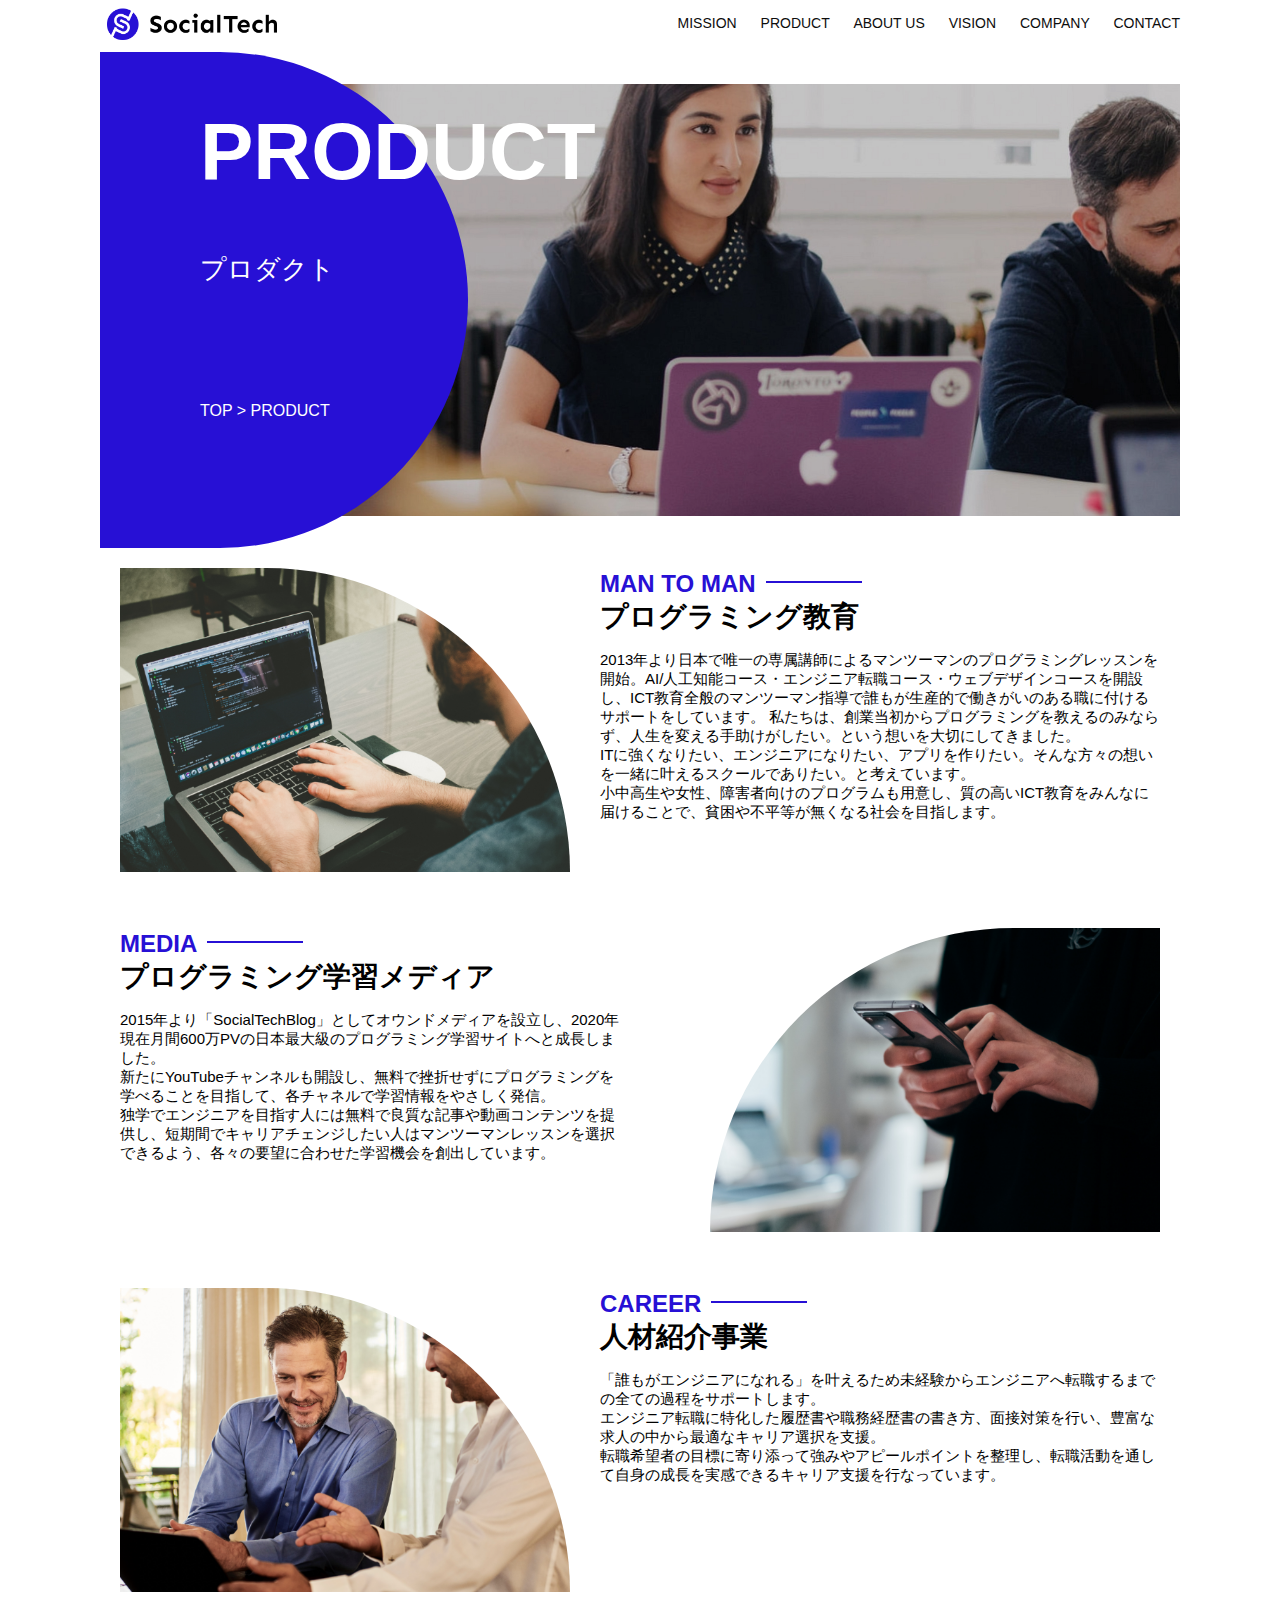
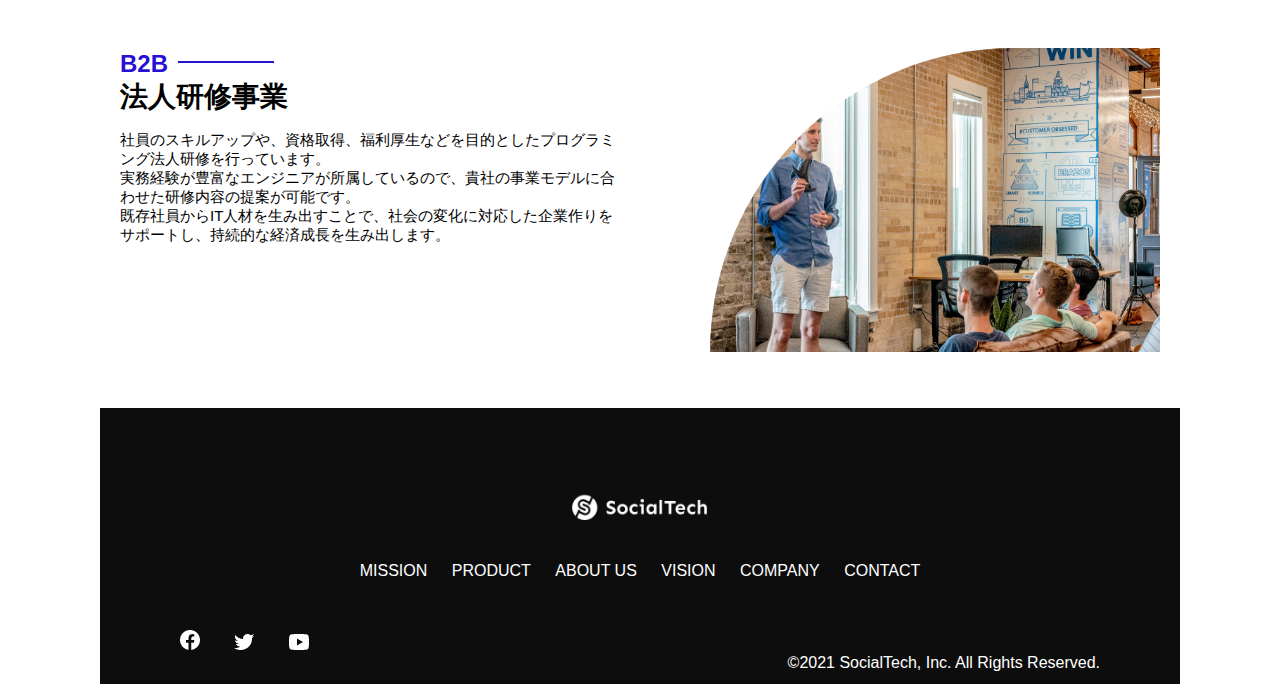
<file: kadai_tutorial_output/product.html>
<!DOCTYPE html>
<html>
    <head>
        <title>SocialTech -PRODUCT プロダクト-</title>
        <meta charset="utf-8">
        <meta name="description" content="SocialTechの4つのプロダクトを紹介します">
        <meta name="viewport" content="width=device-width, initial-scale=1.0">
        <link rel="stylesheet" href="style.css">
    </head>

    <body>
        <!-- ヘッダー -->
        <header>
            <!-- ロゴ -->
            <a href="index.html" id="logo"><img src="images/logo.png" alt="トップページに戻る"></a>

            <!-- PC用ナビゲーション -->
            <nav id="nav-pc">
                <a href="mission.html">MISSION</a>
                <a href="product.html">PRODUCT</a>
                <a href="index.html#aboutus">ABOUT US</a>
                <a href="index.html#vision">VISION</a>
                <a href="index.html#company">COMPANY</a>
                <a href="index.html#contact">CONTACT</a>
            </nav>

            <!-- スマホ用メニューボタン -->
            <img id="menu-sp" src="images/button-menu.png" alt="ナビゲーションを開く" onclick="document.getElementById('nav-sp').style.display='block'">

            <!-- スマホ用ナビゲーション -->
            <nav id="nav-sp">
                <img id="close" src="images/button-close.png" alt="ナビゲーションを閉じる" onclick="document.getElementById('nav-sp').style.display = 'none'">
                <a id="logo-sp" href="index.html" onclick="document.getElementById('nav-sp').style.display = 'none'">
                    <img src="images/logo-sp.png" alt="トップページに戻る"></a>
                <a class="menu" href="mission.html" onclick="document.getElementById('nav-sp').style.display = 'none'">MISSION</a>
                <a class="menu" href="product.html" onclick="document.getElementById('nav-sp').style.display = 'none'">PRODUCT</a>
                <a class="menu" href="index.html#aboutus" onclick="document.getElementById('nav-sp').style.display = 'none'">ABOUT US</a>
                <a class="menu" href="index.html#vision" onclick="document.getElementById('nav-sp').style.display = 'none'">VISION</a>
                <a class="menu" href="index.html#company" onclick="document.getElementById('nav-sp').style.display = 'none'">COMPANY</a>
                <a class="menu" href="index.html#contact" onclick="document.getElementById('nav-sp').style.display = 'none'">CONTACT</a>
                <div id="sns">
                    <a href="https://www.facebook.com/sejuku2013"><img src="images/button-facebook.png" alt="Facebookのリンク"></a>
                    <a href="https://twitter.com/samuraijuku"><img src="images/button-twitter.png" alt="Twitterのリンク"></a>
                    <a href="https://www.youtube.com/channel/UCCFOQO5aDK0xXam4cUQXT8g"><img src="images/button-youtube.png" alt="Youtubeのリンク"></a>
                </div>
            </nav>
        </header>

        <main>
        <article>
            <section id="product-main">
                <div id="product-title">
                    <h1>PRODUCT</h1>
                    <span>プロダクト</span>
                    <div>TOP > PRODUCT</div>
                </div>
            </section>

            <section class="product-section1">
                <img src="images/product/product-mantoman.png" alt="PCでコードを書く男性">
                <div>
                    <h2 class="product-h2">MAN TO MAN</h2>
                    <h3 class="product-h3">プログラミング教育</h3>
                    <p>
                        2013年より日本で唯一の専属講師によるマンツーマンのプログラミングレッスンを開始。AI/人工知能コース・エンジニア転職コース・ウェブデザインコースを開設し、ICT教育全般のマンツーマン指導で誰もが生産的で働きがいのある職に付けるサポートをしています。
                        私たちは、創業当初からプログラミングを教えるのみならず、人生を変える手助けがしたい。という想いを大切にしてきました。
                        <br>ITに強くなりたい、エンジニアになりたい、アプリを作りたい。そんな方々の想いを一緒に叶えるスクールでありたい。と考えています。
                        <br>小中高生や女性、障害者向けのプログラムも用意し、質の高いICT教育をみんなに届けることで、貧困や不平等が無くなる社会を目指します。
                    </p>
                </div>
            </section>

            <section class="product-section2">
                <div>
                    <h2 class="product-h2">MEDIA</h2>
                    <h3 class="product-h3">プログラミング学習メディア</h3>
                    <p>
                        2015年より「SocialTechBlog」としてオウンドメディアを設立し、2020年現在月間600万PVの日本最大級のプログラミング学習サイトへと成長しました。
                        <br>新たにYouTubeチャンネルも開設し、無料で挫折せずにプログラミングを学べることを目指して、各チャネルで学習情報をやさしく発信。
                        <br>独学でエンジニアを目指す人には無料で良質な記事や動画コンテンツを提供し、短期間でキャリアチェンジしたい人はマンツーマンレッスンを選択できるよう、各々の要望に合わせた学習機会を創出しています。
                    </p>
                </div>
                <img src="images/product/product-media.png" alt="スマートフォンを操作する人">
            </section>

            <section class="product-section1">
                <img src="images/product/product-career.png" alt="笑顔で話し合う2人の男性">
                <div>
                    <h2 class="product-h2">CAREER</h2>
                    <h3 class="product-h3">人材紹介事業</h3>
                    <p>
                        「誰もがエンジニアになれる」を叶えるため未経験からエンジニアへ転職するまでの全ての過程をサポートします。
                        <br>エンジニア転職に特化した履歴書や職務経歴書の書き方、面接対策を行い、豊富な求人の中から最適なキャリア選択を支援。
                        <br>転職希望者の目標に寄り添って強みやアピールポイントを整理し、転職活動を通して自身の成長を実感できるキャリア支援を行なっています。
                    </p>
                </div>
            </section>

            <section class="product-section2">
                <div>
                    <h2 class="product-h2">B2B</h2>
                    <h3 class="product-h3">法人研修事業</h3>
                    <p>
                        社員のスキルアップや、資格取得、福利厚生などを目的としたプログラミング法人研修を行っています。
                        <br>実務経験が豊富なエンジニアが所属しているので、貴社の事業モデルに合わせた研修内容の提案が可能です。
                        <br>既存社員からIT人材を生み出すことで、社会の変化に対応した企業作りをサポートし、持続的な経済成長を生み出します。
                    </p>
                </div>
                <img src="images/product/product-b2b.png" alt="講演中の男性とそれを聴く人々">
            </section>

        </article>

        <!-- フッター -->
        <footer>
            <div id="footer-logo">
                <img src="images/logo-sp.png" alt="SocialTech">
            </div>
            <div id="footer-link">
                <a href="mission.html">MISSION</a>
                <a href="product.html">PRODUCT</a>
                <a href="index.html#aboutus">ABOUT US</a>
                <a href="index.html#vision">VISION</a>
                <a href="index.html#company">COMPANY</a>
                <a href="index.html#contact">CONTACT</a>
            </div>
            <div id="sns-footer">
                <a href="https://www.facebook.com/sejuku2013"><img src="images/button-facebook.png" alt="Facebookのリンク"></a>
                <a href="https://twitter.com/samuraijuku"><img src="images/button-twitter.png" alt="Twitterのリンク"></a>
                <a href="https://www.youtube.com/channel/UCCFOQO5aDK0xXam4cUQXT8g"><img src="images/button-youtube.png" alt="Youtubeのリンク"></a>
            </div>
            <span id="copyright">&copy;2021 SocialTech, Inc. All Rights Reserved. </span>
        </footer>
        </main>
    </body>
</html>
</file>
<file: kadai_012/style.css>
/* PC、スマホ共通スタイル */
body {
  font-family: "Source Sans Pro", "Hiragino Kaku Gothic ProN", Meiryo, Arial,
    sans-serif;
}

p {
  font-size: 15px;
}

/*================
PC用のスタイル 
=================*/
/* 横幅設定 */
body {
  max-width: 1080px;
  min-width: 960px;
  margin: 0 auto 0 auto;
}

/* ヘッダー */
header {
  display: flex;
  justify-content: space-between;
}

/* ナビゲーションのレイアウト */
#nav-pc {
  text-align: right;
  font-size: 14px;
  padding-top: 15px;
}

/* ナビゲーションのリンクの装飾設定 */
#nav-pc>a {
  text-decoration: none;
  margin-left: 20px;
}

#nav-pc>a:link {
  color: #0d0d0d;
}

#nav-pc>a:visited {
  color: #0d0d0d;
}

#nav-pc>a:hover {
  color: #0d0d0d;
  text-decoration: underline;
}

#nav-pc>a:active {
  color: #0d0d0d;
}

/* メインビジュアル*/
#main-visual {
  position: relative;
  height: 400px;
}

#main-message {
  position: absolute;
  top: 0;
  left: 0;
  background-color: #2710d5;
  color: #ffffff;
  border-radius: 0 0 476px 0;
  max-width: 620px;
  height: 100%;
  width: 100%;
  z-index: 11;
}

#main-message>h1 {
  font-size: 60px;
  font-weight: bold;
  margin: 100px 0 0 50px;
}

#main-message>p {
  font-size: 28px;
  margin: 0 0 0 50px;
}

#main-visual>img {
  max-width: 620px;
  border-radius: 476px 0 0 0;
  position: absolute;
  top: 0;
  right: 0;
  z-index: 10;
}

/* 見出し */
h2 {
  margin: 40px 0 0 0;
}

h2::after {
  content: url("images/line.png");
  margin-left: 10px;
}

h3 {
  font-size: 27px;
}

/* ミッション */
#mission {
  margin: 80px auto 80px auto;
  width: 100%;
}

#mission-flex {
  width: 100%;
  display: flex;
}

#mission-flex>div {
  width: 50%;
  margin: 20px;
}

#mission-photo {
  width: 100%;
}

#s2dgs {
  margin-top: 50px;
}

/* プロダクト */
#product {
  background-color: #fafafa;
  width: 100%;
  margin: 80px 0 80px 0;
  padding: 10px 40px 0px 40px;
}

/* 外枠 */
#product>div {
  margin-top: 40px;
  display: flex;
}

/* 左のカラム */
#product-left {
  width: 50%;
  margin-right: 20px;
}

/* 右のカラム */
#product-right {
  width: 50%;
  margin-left: 20px;
  margin-top: 80px;
}

/* 画像＋説明の枠 */
#product-left>div {
  position: relative;
  height: 480px;
  margin-right: 20px;
}

#product-right>div {
  position: relative;
  height: 480px;
  margin-left: 20px;
}

/* 画像 */
.product-photo {
  width: 100%;
}

/* 説明文の枠 */
.product-explain {
  background-color: #ffffff;
  position: absolute;
  left: 0;
  top: 280px;
  margin: 0 40px 0 40px;
  padding: 20px;
  box-shadow: 5px 5px 10px rgba(0, 0, 0, 0.05);
}

/* 説明文の英語 */
.product-explain>span {
  color: #2710d5;
  font-weight: bold;
  font-size: 16px;
  margin: 0;
}

/* 説明文の見出し */
.product-explain>h3 {
  margin: 5px 0 5px 0;
}

/* 説明文 */
.product-explain>p {
  margin: 0;
}

/* 「もっとみる」ボタン */
#product-more {
  margin: 0 auto -42px auto;
}

/* ABOUT US */
#aboutus {
  margin: 80px auto 80px auto;
}

/* 3つの組織文化と画像を入れる枠 */
#aboutus>div {
  display: flex;
}

/* 画像 */
.culture-img {
  width: 100%;
  align-self: flex-start;
}

.culture-img2 {
  margin-top: 50px;
  width: 100%;
}

/* 3つの組織文化の表 */
.culture-table {
  max-width: 500px;
  margin-right: 50px;
}

/* 番号 */
.culture-num {
  font-size: 80px;
  color: #2710d5;
  margin: 0 20px 0 0;
}

/* 組織文化英語 */
.culture-en {
  color: #2710d5;
  font-weight: bold;
  font-size: 24px;
  display: block;
}

/* 組織文化日本語 */
.culture-jp {
  font-size: 28px;
  font-weight: bold;
}

/* 説明文 */
.culture-description {
  margin: 0;
}

/* ビジョン */
#vision {
  margin: 80px auto 80px auto;
}

/* セクション内の外枠 */
#vision>div {
  width: 100%;
  display: flex;
  justify-content: space-between;
  flex-wrap: wrap;
}

/* 7つの行動指針の枠 */
.vision-box {
  width: 300px;
  height: 300px;
  margin-bottom: 30px;
  position: relative;
}

.vision-box>img {
  width: 100%;
  height: auto;
  position: absolute;
  top: 0;
  left: 0;
  z-index: 30;
}

.vision-box>span {
  position: absolute;
  top: 0;
  left: 0;
  z-index: 31;
  margin-right: 20px;
}

.vision-box>span>h4 {
  color: #2710d5;
  font-size: 19px;
  margin: 80px 0 0 0;
}

.vision-box>span>h4::first-letter {
  font-size: 40px;
}

.vision-box>span>h5 {
  font-size: 20px;
  margin: 0 0 0 0;
}

.vision-box>span>p {
  margin: 10px 0 0 0;
}

/* CASES */
#cases {
  margin: 40px auto 40px auto;
  width: 100%;
}

ul {
  display: flex;
  list-style-type: none;
}

li {
  width: 33%;
  margin: 20px;
}

.case-card {
  background-color: #ffffff;
  min-height: 400px;
  box-shadow: 3px 3px 5px #ececec;
}

.case-img {
  width: 100%;
}

.case-info {
  padding: 10px 20px;
}

.case-name {
  color: #2710d5;
  font-size: 19px;
}

.case-content {
  font-size: 14px;
}

/* 会社概要 */
#company {
  margin: 80px auto 80px auto;
}

#company-table {
  width: 100%;
}

.tableheader {
  text-align: left;
  padding: 20px;
  border-bottom-color: #2710d5;
  border-bottom-width: 1px;
  border-bottom-style: solid;
  width: 100px;
}

.tableheader-first {
  text-align: left;
  padding: 20px;
  border-bottom-color: #2710d5;
  border-bottom-width: 1px;
  border-bottom-style: solid;
  border-top-color: #2710d5;
  border-top-width: 1px;
  border-top-style: solid;
  width: 100px;
}

.cell {
  padding: 30px;
  border-bottom-color: #ececec;
  border-bottom-width: 1px;
  border-bottom-style: solid;
}

.cell-first {
  padding: 30px;
  border-bottom-color: #ececec;
  border-bottom-width: 1px;
  border-bottom-style: solid;
  border-top-color: #ececec;
  border-top-width: 1px;
  border-top-style: solid;
}

#company>iframe {
  width: 100%;
  height: 368px;
  margin-top: 40px;
}

/* お問い合わせ */
#contact {
  margin: 80px auto 80px auto;
}

/* 外枠 */
#contact>form>div {
  display: flex;
  flex-direction: row;
  flex-wrap: wrap;
  padding-bottom: 30px;
}

/* 左列の見出し */
.contact-heading {
  width: 240px;
  align-self: center;
}

/* 見出しのラベル */
.contact-label {
  font-weight: bold;
}

/* 必須 */
.contact-span {
  color: #ce2222;
  margin: 0 0 0 20px;
  font-weight: bold;
}

/* テキストボックス */
.contact-textbox {
  border-top: 0;
  border-left: 0;
  border-right: 0;
  border-bottom-width: 1px;
  border-bottom-color: #707070;
  border-bottom-style: solid;
  background-color: #fafafa;
  width: 400px;
  height: 56px;
}

/* お問い合わせ内容のテキストエリア */
.contact-textarea {
  border-top: 0;
  border-left: 0;
  border-right: 0;
  border-bottom-width: 1px;
  border-bottom-color: #707070;
  border-bottom-style: solid;
  background-color: #fafafa;
  width: 400px;
  height: 200px;
}

/* 個人情報の取り扱い */
details {
  width: 700px;
}

details>div {
  background-color: #fafafa;
  padding: 20px;
}

details>div>span {
  font-weight: bold;
}

/* フッター */
footer {
  background-color: #0d0d0d;
  text-align: center;
  padding: 80px 80px 30px 80px;
}

#footer-logo {
  margin-bottom: 30px;
}

#footer-link {
  margin-bottom: 50px;
}
#footer-link > a {
  text-decoration: none;
  margin: 10px;
}
#footer-link > a:link {
  color: #ffffff;
}
#footer-link > a:visited {
  color: #ffffff;
}
#footer-link > a:hover {
  color: #ffffff;
  text-decoration: underline;
}
#footer-link > a:active {
  color: #ffffff;
}

#sns-footer {
  text-align: left;
  width: 100%;
}

#sns-footer > a {
  margin-right: 30px;
}

#copyright {
  color: #ffffff;
  float: right;
}
</file>
<file: kadai_013/style.css>
/* PC、スマホ共通スタイル */
body {
  font-family: "Source Sans Pro", "Hiragino Kaku Gothic ProN", Meiryo, Arial,
    sans-serif;
}

p {
  font-size: 15px;
}

#main-visual>img {
  width: 100%;
}

/*================
PC用のスタイル 
=================*/
@media screen and (min-width: 768px) {
  #menu-sp {
    display: none;
  }
  #nav-sp {
    display: none;
  }

  /* 横幅設定 */
  body {
    max-width: 1080px;
    min-width: 960px;
    margin: 0 auto 0 auto;
  }

  /* ヘッダー */
  header {
    display: flex;
    justify-content: space-between;
  }

  /* ナビゲーションのレイアウト */
  #nav-pc {
    text-align: right;
    font-size: 14px;
    padding-top: 15px;
  }

  /* ナビゲーションのリンクの装飾設定 */
  #nav-pc>a {
    text-decoration: none;
    margin-left: 20px;
  }

  #nav-pc>a:link {
    color: #0d0d0d;
  }

  #nav-pc>a:visited {
    color: #0d0d0d;
  }

  #nav-pc>a:hover {
    color: #0d0d0d;
    text-decoration: underline;
  }

  #nav-pc>a:active {
    color: #0d0d0d;
  }
}


@media screen and (max-width: 767px) {
body {
  min-width: 375px;
  margin: 0;
}
#nav-pc {
  display: none;
}
#menu-sp {
  float: right;
  padding: 0;
}
#nav-sp {
  background-color: #ce933e;
  position: absolute;
  left: 0;
  top: 0;
  height: 100%;
  width: 100%;
  display: none;
  z-index: 100;
}
#close {
  position: absolute;
  top: 20px;
  right: 20px;
}
#logo-sp {
  margin: 80px 0px 30px 20px;
}
#nav-sp > a {
  display: block;
}
#nav-sp > a:link {
  color: #ffffff;
}
#nav-sp > a:visited {
  color: #ffffff;
}
#nav-sp > a:hover {
  color: #ffffff;
  text-decoration: underline;
}
#nav-sp > a:active {
  color: #ffffff;
}
.menu {
  text-decoration: none;
  display: block;
  margin: 0px 20px;
  height: 44px;
  font-size: 16px;
  background-image: url("images/arrow.png");
  background-repeat: no-repeat;
  background-position: right top;
}
}
</file>
<file: kadai_tutorial_output/style.css>
/* PC、スマホ共通スタイル */
body {
    font-family: "Source Sans Pro", "Hiragino Kaku Gothic ProN", Meiryo, Arial, sans-serif;
}

p {
    font-size: 15px;
}

.arrow-right {
    color: #2710d5;
}

#submit {
    margin-top: 50px;
}


/* ===================PC用のスタイル設定====================== */
@media screen and (min-width:768px){
    
/* 横幅 */
body {
    max-width: 1080px;
    min-width: 900px;
    margin: 0 auto 0 auto;
}

/* ヘッダー */
header {
    display: flex;
    justify-content: space-between;
}

/* ナビゲーションのレイアウト */
#nav-pc {
    text-align: right;
    font-size: 14px;
    padding-top: 15px;
}
#nav-pc > a {
    text-decoration: none;
    margin-left: 20px;
}
#nav-pc > a:link {
    color: #0d0d0d;
}
#nav-pc > a:visited {
    color: #0d0d0d;
}
#nav-pc > a:hover {
    color: #0d0d0d;
    text-decoration: underline;
}
#nav-pc > a:active {
    color: #0d0d0d;
}
/* スマートフォン用ハンバーガー非表示 */
#nav-sp,
#menu-sp {
    display: none;
}

/* メインビジュアル */
#main-visual {
    position: relative;
    height: 400px;
}
#main-message {
    position: absolute;
    top: 0;
    left: 0;
    background-color: #2710d5;
    color: #ffffff;
    border-radius: 0 0 476px 0;
    max-width: 620px;
    height: 100%;
    width: 100%;
    z-index: 11;
}
#main-message > h1 {
    font-size: 60px;
    font-weight: bold;
    margin: 100px 0 0 50px;
}
#main-message > p {
    font-size: 28px;
    margin: 0 0 0 50px;
}
#main-visual > img {
    max-width: 620px;
    border-radius: 476px 0 0 0;
    position: absolute;
    top: 0;
    right: 0;
    z-index: 10;
}

/* 見出し */
h2 {
    margin: 40px 0 0 0;
}
h2::after {
    content: url("images/line.png");
    margin-left: 10px;
}
h3 {
    font-size: 27px;
}

/* ミッション */
#mission {
    margin: 80px auto 80px auto;
    width: 100%;
}
#mission-flex {
    width: 100%;
    display: flex;
}
#mission-flex > div {
    width: 50%;
    margin: 20px 20px 20px 20px;
}
#mission-photo {
    width: 100%;
}
#s2dgs {
    margin-top: 50px;
    width: 100%;
}

/* プロダクト */
#product {
    background-color: #fafafa;
    margin: 80px 0 80px 0;
    padding: 10px 40px 0 40px;
}
#product > div {
    margin-top: 40px;
    display: flex;
}
#product-left {
    width: 50%;
    margin: 0 20px 0 0;
}
#product-right {
    width: 50%;
    margin: 80px 0 0 20px;
}
#product-left > div {
    position: relative;
    height: 480px;
    margin: 0 20px 0 0;
}
#product-right > div {
    position: relative;
    height: 480px;
    margin-right: 20px;
}
.product-photo {
    width: 100%;
}
.product-explain {
    background-color: #ffffff;
    position: absolute;
    left: 0;
    top: 280px;
    margin: 0 40px 0 40px;
    padding: 20px;
    box-shadow: 5px 5px 10px rgba(0, 0, 0, 0.05);
}
.product-explain > span {
    color: #2710d5;
    font-weight: bold;
    font-size: 16px;
    margin: 0 0 0 0;
}
.product-explain > h3 {
    font-size: 20px;
    margin: 5px 0 5px 0;
}
.product-explain > p {
    font-size: 14px;
    margin: 0 0 0 0;
}
#product-more {
    margin: 0 auto -42px auto;
}

/* ABOUT US */
#aboutus {
    margin: 80px auto;
}
#aboutus > div {
    display: flex;
}
/* 画像 */
.culture-img {
    width: 100%;
    align-self: flex-start;
}
.culture-img2 {
    margin-top: 50px;
    width: 100%;
}
/* 表 */
.culture-table {
    margin-right: 50px;
}
.culture-num {
    font-size: 80px;
    color: #2710d5;
    margin-right: 20px;
}
.culture-en {
    color: #2710d5;
    font-weight: bold;
    font-size: 24px;
    display: block;
}
.culture-jp {
    font-size: 28px;
    font-weight: bold;
}
.culture-description {
    margin: 0;
}

/* VISION */
#vision {
    margin: 80px auto;
}
#vision > div {
    width: 100%;
    display: flex;
    justify-content: space-between;
    flex-wrap: wrap;
}
.vision-box {
    width: 300px;
    height: 300px;
    margin-bottom: 30px;
    position: relative;
}
.vision-box > img {
    width: 100%;
    height: auto;
    position: absolute;
    top: 0;
    left: 0;
    z-index: 10;
}
.vision-box > span {
    position: absolute;
    top: 0;
    left: 0;
    z-index: 31;
    margin-right: 20px;
}
.vision-box > span > h4 {
    color: #2710d5;
    font-size: 19px;
    margin-top: 80px;
}
.vision-box > span > h4::first-letter {
    font-size: 40px;
}
.vision-box > span > h5 {
    font-size: 20px;
    margin: 0;
}
.vision-box > span > p {
    margin-top: 10px;
}

/* COMPANY */
#company {
    margin: 80px auto;
}
#company-table {
    width: 100%;
}
.tableheader {
    text-align: left;
    padding: 20px;
    border-bottom-color: #2710d5;
    border-bottom-width: 1px;
    border-bottom-style: solid;
    width: 100px;
}
.tableheader-first {
    text-align: left;
    padding: 20px;
    border-bottom-color: #2710d5;
    border-bottom-width: 1px;
    border-bottom-style: solid;
    width: 100px;
    border-top-color: #2710d5;
    border-top-width: 1px;
    border-top-style: solid; 
}
.cell {
    padding: 30px;
    border-bottom-color: #ececec;
    border-bottom-width: 1px;
    border-bottom-style: solid;
}
.cell-first {
    padding: 30px;
    border-bottom-color: #ececec;
    border-bottom-width: 1px;
    border-bottom-style: solid;
    border-top-color: #ececec;
    border-top-width: 1px;
    border-top-style: solid;
}
#company > iframe {
    width: 100%;
    height: 368px;
    margin-top: 40px;
}

/* CONTACT */
#contact {
    margin: 80px auto;
}
#contact > form > div {
    display: flex;
    flex-direction: row;
    flex-wrap: wrap;
    padding-bottom: 30px;
}
.contact-heading {
    width: 240px;
    align-self: center;
}
.contact-label {
    font-weight: bold;
}
.contact-span {
    color: #ce2222;
    margin-left: 20px;
    font-weight: bold;
}
.contact-textbox {
    border-top: 0;
    border-left: 0;
    border-right: 0;
    border-bottom-width: 1px;
    border-bottom-color: #707070;
    border-bottom-style: solid;
    background-color: #fafafa;
    width: 400px;
    height: 56px;
}
.contact-textarea {
    border-top: 0;
    border-left: 0;
    border-right: 0;
    border-bottom-width: 1px;
    border-bottom-color: #707070;
    background-color: #fafafa;
    width: 400px;
    height: 200px;
}
details {
    width: 700px;
}
details > div {
    background-color: #fafafa;
    padding: 20px;
}
details > div > span {
    font-weight: bold;
}

/* フッター */
footer {
    background-color: #0d0d0d;
    text-align: center;
    padding: 80px 80px 30px 80px;
}
#footer-logo {
    margin-bottom: 30px;
}
#footer-link {
    margin-bottom: 50px;
}
#footer-link > a {
    text-decoration: none;
    margin: 10px;
}
#footer-link > a:link {
    color: #ffffff;
}
#footer-link > a:visited {
    color: #ffffff;
}
#footer-link > a:hover {
    color: #ffffff;
    text-decoration: underline;
}
#footer-link > a:active {
    color: #ffffff;
}
#sns-footer {
    text-align: left;
    width: 100%;
}
#sns-footer > a {
    margin-right: 30px;
}
#copyright {
    color: #ffffff;
    float: right;
}

/* ミッション */
#mission-main {
    height: 496px;
    width: 100%;
    background-image: url(images/mission/mission-main.png);
    background-repeat: no-repeat;
    background-position-y: center;
}
#mission-title {
    background-color: #2710d5;
    width: 368px;
    color: #ffffff;
    height: 496px;
    border-radius: 0 248px 248px 0;
    position: relative;
}
#mission-title>h1 {
    position: absolute;
    top: 0;
    left: 100px;
    font-size: 80px;
}
#mission-title>span {
    position: absolute;
    top: 200px;
    left: 100px;
    font-size: 26px;
}
#mission-title>div {
    position: absolute;
    top: 350px;
    left: 100px;
    font-size: 16px;
}

#mission-s2dgs {
    width: 100%;
    margin: 20px;
}
.mission-h2 {
    color: #2710d5;
    font-size: 40px;
}
.mission-h2::after {
    content: none;
}

#mission-5goals {
    margin: 20px;
    display: flex;
}
#mission-5goals>div {
    flex-grow: 1;
    padding: 20px;
}
#mission-5goals>div>div {
    margin-bottom: 40px;
}
.fivegoals-image-right {
    float: right;
    margin: 20px;
}
.fivegoals-image-left {
    float: left;
    margin: 20px;
}
.fivegoals-number {
    color: #2710d5;
    font-size: 48px;
    margin: 0;
    font-weight: bold;
}
.fivegoals-h3 {
    font-size: 20px;
    margin: 0;
}
.fivegoals-p {
    margin: 0;
}

/* PRODUCT */
#product-main {
    height: 496px;
    width: 100%;
    background-image: url(images/product/product-main.png);
    background-repeat: no-repeat;
    background-position-y: center;
}
#product-title {
    background-color: #2710d5;
    width: 368px;
    color: #ffffff;
    height: 496px;
    border-radius: 0 248px 248px 0;
    position: relative;
}
#product-title>h1 {
    position: absolute;
    top: 0;
    left: 100px;
    font-size: 80px;
}
#product-title>span {
    position: absolute;
    top: 200px;
    left: 100px;
    font-size: 26px;
}
#product-title>div {
    position: absolute;
    top: 350px;
    left: 100px;
    font-size: 16px;
}

.product-section1 {
    position: relative;
    margin: 20px;
    height: 340px;
}
.product-section1>img{
    position: absolute;
    top: 0;
    left: 0;
    width: 450px;
    margin: 0 40px 30px 0;
    border-radius: 0 432px 0 0;
}
.product-section1>div {
    position: absolute;
    top: 0;
    left: 480px;
}
.product-section2 {
    position: relative;
    margin: 20px;
    height: 340px;
}
.product-section2>img {
    position: absolute;
    top: 0;
    right: 0;
    width: 450px;
    margin: 0 0 30px 40px;
    border-radius: 432px 0 0 0;
}
.product-section2>div {
    width: 500px;
    position: absolute;
    top: 0;
    left: 0;
}

.product-h2 {
    color: #2710d5;
    font-size: 24px;
    margin: 0;
}
.product-h3 {
    font-size: 28px;
    margin: 0;
}


}











/* =============スマートフォン用のスタイル=========== */
@media screen and (max-width: 767px){

body {
    min-width: 375px;
    margin: 0;
}

#nav-pc {
    display: none;
}

/* ハンバーガーメニュー */
#menu-sp {
    float: right;
    padding: 0;
}

#nav-sp {
    background-color: #2710d5;
    position: absolute;
    top: 0;
    left: 0;
    width: 100%;
    height: 100%;
    display: none;
    z-index: 100;
}

#close {
    position: absolute;
    top: 20px;
    right: 20px;
}

#logo-sp {
    margin: 80px 0 30px 20px;
}

#nav-sp>a {
    display: block;
}

/* リンク */
#nav-sp>a:link {
    color: #ffffff;
}
#nav-sp>a:visited {
    color: #ffffff;
}
#nav-sp>a:hover {
    color: #ffffff;
    text-decoration: underline;
}
#nav-sp>a:active {
    color: #ffffff;
}

/* リンクの背景 */
#nav-sp>.menu {
    text-decoration: none;
    display: block;
    margin: 0 20px 0 20px;
    height: 44px;
    font-size: 16px;
    background-image: url(images/arrow.png);
    background-repeat: no-repeat;
    background-position: right top;
}

#sns {
    position: absolute;
    bottom: 20px;
    left: 20px;
}

#sns>a {
    margin-right: 30px;
}

/* メインビジュアル */
#main-visual {
    position: relative;
    height: 470px;
    width: 100%;
    overflow: hidden;
}

#main-visual>div {
    position: absolute;
    top: 0;
    left: 0;
    background-color: #2710d5;
    color: white;
    border-radius: 0 0 476px 0;
    text-align: center;
    height: 280px;
    width: 100%;
    z-index: 11;
}

#main-visual>div>h1 {
    font-size: 28px;
    margin-top: 90px;
}
#main-visual>div>p {
    margin: 0;
}

#main-visual>img {
    width: 100%;
    border-radius: 476px 0 0 0;
    z-index: 10;
    position: absolute;
    bottom: 0;
    right: 0;
}

/* mission */
h2::after {
    content: url(images/line.png);
    margin-left: 10px;
}
h3 {
    font-size: 24px;
    margin-top: 10px;
}

#mission {
    margin: 20px;
}

#mission-photo {
    width: 100%;
}

#s2dgs {
    width: 100%;
}

/* product */
#product {
    background-color: #fafafa;
    padding-top: 10px;
}
#product h2 {
    margin-left: 20px;
}
#product-left,
#product-right {
    margin-right: 20px;
    margin-left: 20px;
}

#product-left>div,
#product-right>div {
    position: relative;
    height: 540px;
}

.product-explain {
    background-color: #ffffff;
    position: absolute;
    left: 0;
    bottom: 50px;
    padding: 20px;
    box-shadow: 5px 5px 10px rgba(0, 0, 0, 0.05);
}

.product-explain>span {
    color: #2710d5;
    font-weight: bold;
    font-size: 16px;
    margin: 0;
}

.product-explain>h3 {
    margin: 10px 0 10px 0;
}

.product-photo {
    width: 100%;
}

#product-more>img {
    margin: 0 0 -42px 20px;
}


/* about us */
#aboutus {
    margin: 80px 20px;
}
#aboutus>div {
    display: flex;
    flex-direction: column;
}

.culture-table {
    width: 100%;
    padding-right: 20px;
    order: 2;
}

.culture-img {
    width: 100%;
    order: 1;
}
.culture-img2 {
    width: 100%;
}

.culture-num {
    font-size: 80px;
    color: #2710d5;
}

.culture-en {
    color: #2710d5;
    font-weight: bold;
    font-size: 24px;
    display: block;
}

.culture-jp {
    display: block;
}

.culture-description {
    margin: 0;
}

/* vision */
#vision {
    margin: 80px 20px 80px 20px;
}
.vision-box {
    width: 300px;
    height: 300px;
    margin-bottom: 30px;
    position: relative;
}
.vision-box>img {
    width: 100%;
    height: auto;
    position: absolute;
    top: 0;
    left: 0;
    z-index: 30;
}

.vision-box>span {
    position: absolute;
    top: 0;
    left: 0;
    z-index: 31;
    margin-right: 20px;
}
.vision-box>span>h4 {
    color: #2710d5;
    font-size: 19px;
    margin-top: 60px;
}
.vision-box>span>h5 {
    font-size: 20px;
    margin: 0;
}
.vision-box>span>p {
    margin-top: 10px;
}

/* company */
#company {
    margin: 0 20px;
}
#company>h3 {
    margin-bottom: 20px;
}

#company-table {
    width: 100%;
}

.tableheader-first {
    text-align: left;
    padding: 20px;
    border-bottom-color: #2710d5;
    border-bottom-width: 1px;
    border-bottom-style: solid;
    border-top-color: #2710d5;
    border-top-width: 1px;
    border-top-style: solid;
    width: 50px;
}
.tableheader {
    text-align: left;
    padding: 20px;
    border-bottom-color: #2710d5;
    border-bottom-width: 1px;
    border-bottom-style: solid;
    width: 50px;
}
.cell-first {
    padding: 20px;
    border-bottom-color: #ececec;
    border-bottom-width: 1px;
    border-bottom-style: solid;
    border-top-color: #ececec;
    border-top-width: 1px;
    border-top-style: solid;
}
.cell {
    padding: 20px;
    border-bottom-color: #ececec;
    border-bottom-width: 1px;
    border-bottom-style: solid;
}

#company>iframe {
    width: 100%;
    height: 240px;
    margin-top: 40px;
}


/* contact */
#contact {
    margin: 80px 20px;
}
#contact>h3 {
    margin-bottom: 20px;
}
#contact>form>div {
    margin-bottom: 20px;
}
.contact-heading {
    margin-bottom: 20px;
}

.contact-label {
    font-weight: bold;
}
.contact-span {
    color: #ce2222;
    margin-left: 20px;
    font-weight: bold;
}

.contact-textbox {
    height: 56px;
    border-top: 0;
    border-left: 0;
    border-right: 0;
    background-color: #fafafa;
    border-bottom-color: #707070;
    border-bottom-width: 1px;
    border-style: solid;
    min-width: 300px;
    width: 100%;
}
.contact-textarea {
    height: 150px;
    border-top: 0;
    border-left: 0;
    border-right: 0;
    background-color: #fafafa;
    width: 100%;
}
.radiobutton {
    margin-bottom: 20px;
}
.radiobutton+label::after {
    content: "\A";
    white-space: pre;
}


/* フッター */
footer {
    background-color: #0d0d0d;
    padding: 30px 20px 50px 20px;
}
#footer-logo {
    margin-bottom: 30px;
}
#footer-link {
    margin-bottom: 50px;
}
#footer-link>a {
    text-decoration: none;
    margin: 0 20px 30px 0;
    display: block;
    background-image: url(images/arrow.png);
    background-repeat: no-repeat;
    background-position: right top;
}
#footer-link > a:link {
    color: #ffffff;
}
#footer-link > a:visited {
    color: #ffffff;
}
#footer-link > a:hover {
    color: #ffffff;
    text-decoration: underline;
}
#footer-link > a:active {
    color: #ffffff;
}

#sns-footer > a {
    margin-right: 30px;
}

#copyright {
    font-size: 12px;
    display: block;
    margin-top: 30px;
    color: #ffffff;
}


/* ミッション */
#mission-main {
    height: 256px;
    width: 100%;
    background-image: url(images/mission/mission-main.png);
    background-repeat: no-repeat;
    background-position-y: center;
    background-size: auto 208px;
}
#mission-title{
    background-color: #2710d5;
    width: 136px;
    color: #ffffff;
    height: 256px;
    border-radius: 0 248px 248px 0;
    position: relative;
}
#mission-title>h1{
    position: absolute;
    top: 0;
    left: 20px;
    font-size: 40px;
}
#mission-title>span{
    position: absolute;
    top: 110px;
    left: 20px;
    font-size: 18px;
}
#mission-title>div{
    position: absolute;
    top: 180px;
    left: 20px;
    font-size: 13px;
}

#mission-s2dgs {
    margin: 20px;
}
.mission-h2{
    color: #2710d5;
    font-size: 38px;
    margin: 0;
}
.mission-h2::after{
    content: none;
}
#mission-s2dgs>img{
    width: 100%;
}
#section-s2dgs>img {
    width: 100%;
}

#mission-5goals {
    margin: 20px;
}
#mission-5goals>div>div {
    margin-bottom: 40px;
}
#s2dgs-image {
    width: 100%;
}
.fivegoals-image-right {
    margin: 20px auto;
    display: block;
}
.fivegoals-image-left {
    margin: 20px auto;
    display: block;
}
.fivegoals-number {
    color: #2710d5;
    font-size: 48px;
    margin: 0;
}
.fivegoals-p {
    margin: 0;
}

/* プロダクト */
#product-main {
    background-image: url(images/product/product-main.png);
    background-repeat: no-repeat;
    height: 256px;
    width: 100%;
    background-position-y: center;
    background-size: auto 208px;
}
#product-title {
    color: #ffffff;
    background-color: #2710d5;
    border-radius: 0 248px 248px 0;
    width: 136px;
    height: 256px;
    position: relative;
}
#product-title>h1 {
    position: absolute;
    top: 0;
    left: 20px;
    font-size: 40px;
}
#product-title>span {
    position: absolute;
    top: 110px;
    left: 20px;
    font-size: 18px;
}
#product-title>div {
    position: absolute;
    top: 180px;
    left: 20px;
    font-size: 13px;
}
.product-section1 {
    margin: 20px;
}
.product-section1>img {
    width: 100%;
    border-radius: 0 300px 0 0;
}
.product-h2 {
    color: #2710d5;
    margin: 0;
    font-size: 24px;
}
.product-h3 {
    margin: 0;
    font-size: 28px;
}
.product-section2 {
    display: flex;
    margin: 20px;
    flex-direction: column;
    order: 1;
}
.product-section2>div {
    order: 2;
}
.product-section2>img {
    width: 100%;
    border-radius: 300px 0 0 0;
}


}
</file>
